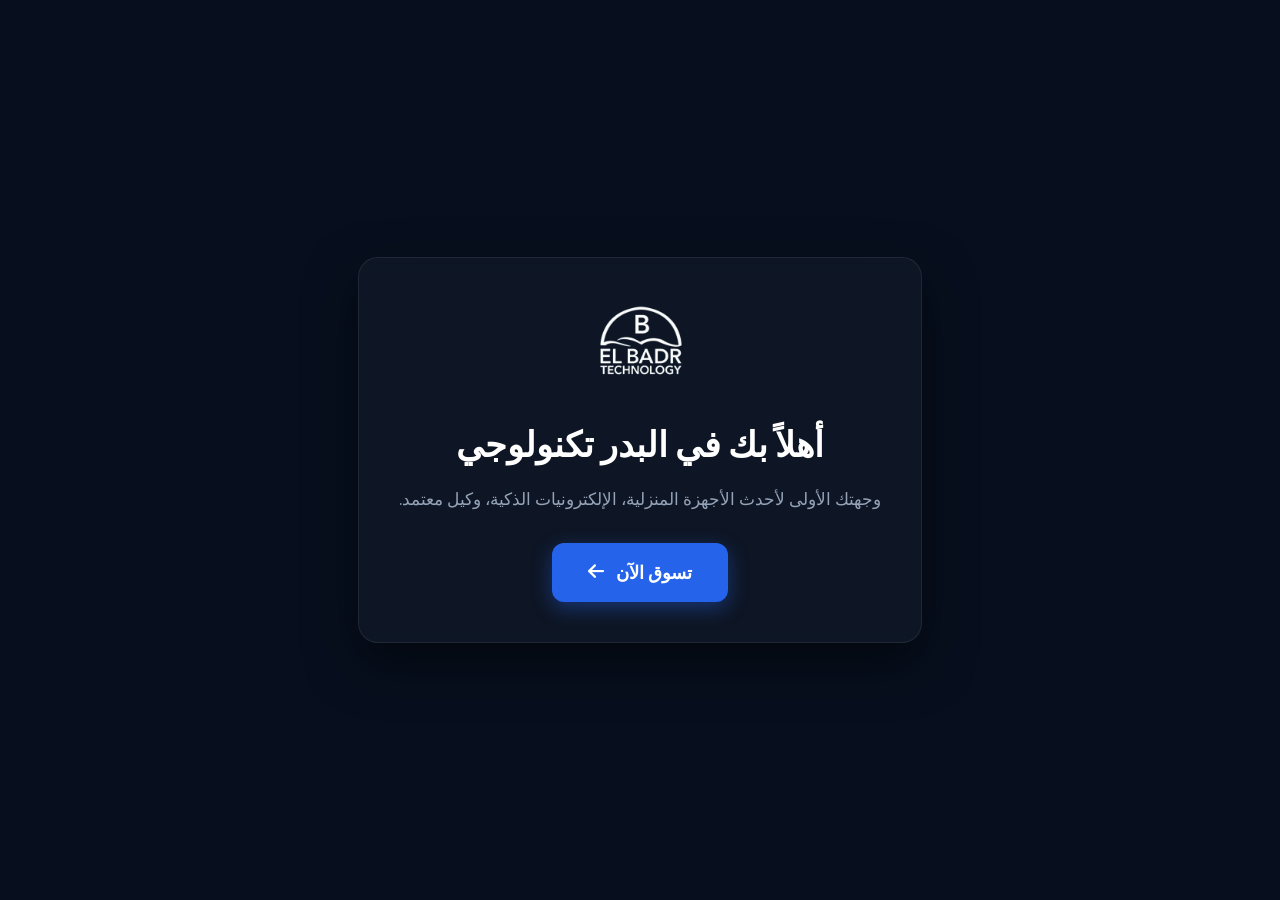
<file: index.html>
<!DOCTYPE html>
<html lang="ar" dir="rtl">
<head>
    <meta charset="UTF-8">
    <meta name="viewport" content="width=device-width, initial-scale=1.0">
    <title>البدر للتكنولوجيا - Elbadr Technology</title>
    <link rel="stylesheet" href="https://cdnjs.cloudflare.com/ajax/libs/font-awesome/6.4.0/css/all.min.css">
    <link href="https://fonts.googleapis.com/css2?family=Poppins:wght@300;400;500;600;700&display=swap" rel="stylesheet">
    <link rel="icon" href="home/elbadr LOGO.jpg">
    <style>
        * {
            margin: 0;
            padding: 0;
            box-sizing: border-box;
            font-family: 'Poppins', sans-serif;
        }
        body {
            background-color: #070f1e;
            color: #ffffff;
            display: flex;
            justify-content: center;
            align-items: center;
            min-height: 100vh;
            text-align: center;
            padding: 20px;
        }
        .welcome-container {
            max-width: 600px;
            padding: 40px;
            background: rgba(255, 255, 255, 0.03);
            border: 1px solid rgba(255, 255, 255, 0.08);
            border-radius: 20px;
            backdrop-filter: blur(10px);
            box-shadow: 0 20px 50px rgba(0, 0, 0, 0.5);
        }
        .logo {
            width: 100px;
            height: auto;
            margin-bottom: 20px;
            border-radius: 10px;
        }
        h1 {
            font-size: 2.2rem;
            margin-bottom: 15px;
            color: #ffffff;
            font-weight: 700;
        }
        p {
            color: #94a3b8;
            font-size: 1.05rem;
            margin-bottom: 30px;
            line-height: 1.6;
        }
        .shop-btn {
            display: inline-flex;
            align-items: center;
            gap: 12px;
            padding: 16px 36px;
            background-color: #2563eb;
            color: #ffffff;
            text-decoration: none;
            font-size: 1.15rem;
            font-weight: 600;
            border-radius: 12px;
            box-shadow: 0 6px 20px rgba(37, 99, 235, 0.4);
            transition: all 0.3s ease;
        }
        .shop-btn:hover {
            background-color: #1d4ed8;
            transform: translateY(-3px) scale(1.03);
            box-shadow: 0 10px 25px rgba(37, 99, 235, 0.6);
        }
        .shop-btn i {
            transition: transform 0.3s ease;
        }
        .shop-btn:hover i {
            transform: translateX(-5px);
        }
    </style>
</head>
<body>

    <div class="welcome-container">
        <!-- تم تعديل مسار اللوجو ليدخل جوه مجلد home -->
        <img src="home/elbadr LOGO.jpg" alt="Elbadr Logo" class="logo">
        <h1>أهلاً بك في البدر تكنولوجي</h1>
        <p>وجهتك الأولى لأحدث الأجهزة المنزلية، الإلكترونيات الذكية، وكيل معتمد.</p>
        <!-- تم تعديل اللينك ليدخل جوه مجلد home ويفتح home.html -->
        <a href="home/home.html" class="shop-btn">
            <span>تسوق الآن</span>
            <i class="fas fa-arrow-left"></i>
        </a>
    </div>

</body>
</html>
</file>
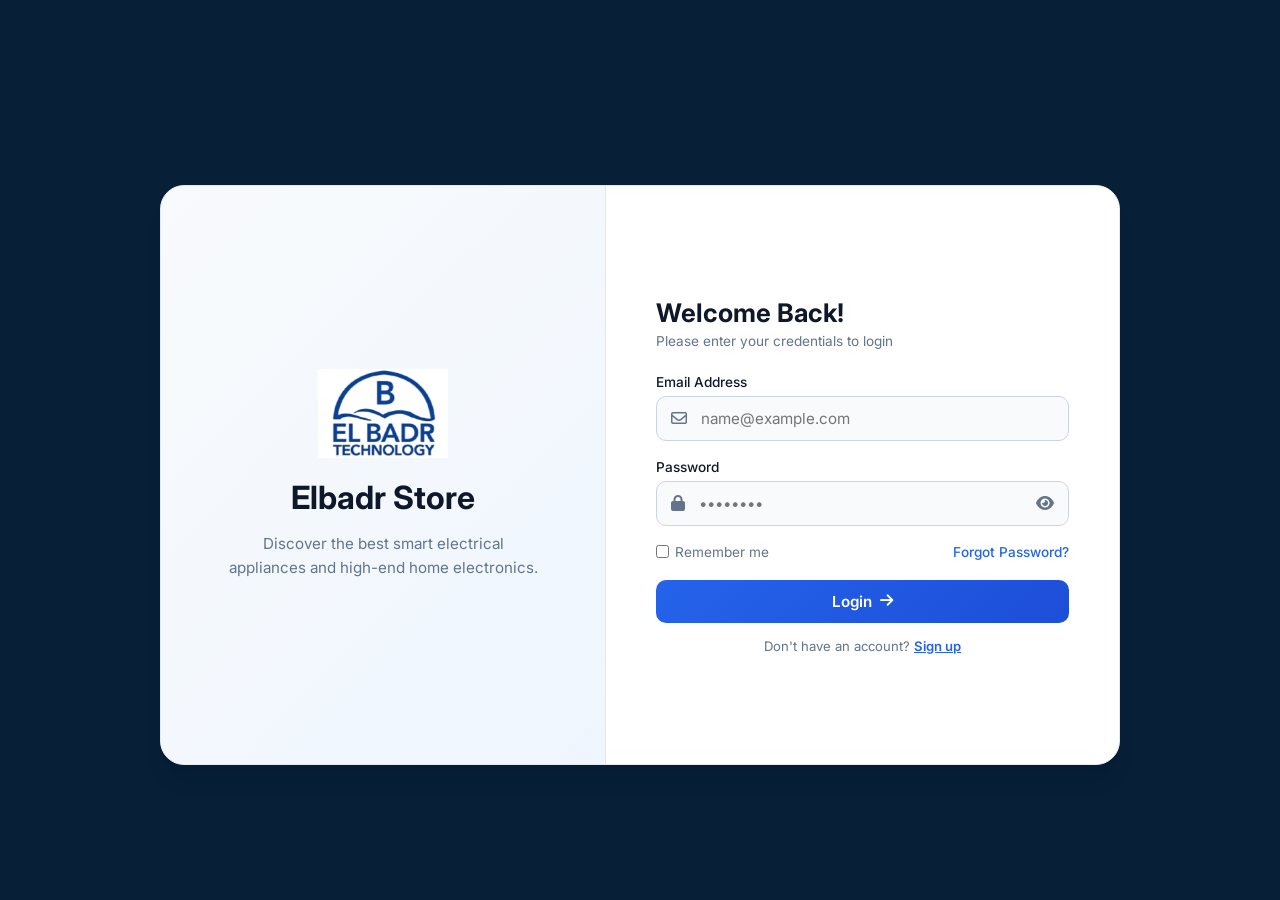
<file: account/account.html>
<!DOCTYPE html>
<html lang="en">

<head>
    <meta charset="UTF-8">
    <meta name="viewport" content="width=device-width, initial-scale=1.0">
    <title>My Account - Elbadr Technology</title>
    <link rel="stylesheet" href="account.css">
    <link rel="stylesheet" href="https://cdnjs.cloudflare.com/ajax/libs/font-awesome/6.4.0/css/all.min.css">
    <link href="https://fonts.googleapis.com/css2?family=Poppins:wght@300;400;500;600;700&display=swap"
        rel="stylesheet">
    <link rel="icon" href="elbadr LOGO.jpg">
</head>

<body>
    <!-- الهيدر العلوي -->
    <header class="site-header">
        <div class="header-container">
            <!-- اللوجو -->
            <div class="header-brand">
                <a href="../home/home.html" class="logo-link">
                    <img src="elbadr LOGO.jpg" alt="Elbadr Tech Logo" class="brand-logo-img"
                        onerror="this.style.display='none'; document.getElementById('fallback-logo-text').style.display='block';">
                    <span id="fallback-logo-text" class="logo-text" style="display: none;">Elbadr Tech</span>
                </a>
            </div>

            <!-- خيارات الهيدر -->
            <nav class="header-nav">
                <ul>
                    <li><a href="../home/home.html"><i class="fas fa-home"></i> Home</a></li>
                    <li><a href="../product/product.html"><i class="fas fa-shopping-bag"></i> Products</a></li>
                    <li><a href="#footerr"><i class="fas fa-headset"></i> Contact Us</a></li>
                </ul>
            </nav>

            <!-- زر تسجيل الخروج -->
            <div class="header-actions">
                <a href="#" onclick="logoutUser()" class="header-logout-btn"><i class="fas fa-sign-out-alt"></i>
                    Logout</a>
            </div>
        </div>
    </header>

    <!-- محتوى الصفحة الرئيسي -->
    <div class="account-container">
        <!-- الكارت الرئيسي للبيانات -->
        <section class="account-card-modern">

            <!-- وضع العرض (Display Mode) -->
            <div id="display-mode">
                <div class="account-header-center">
                    <div class="user-avatar-wrapper" id="avatar-container">
                        <i class="fas fa-user-circle" id="default-avatar-icon"></i>
                        <img id="account-image-display" src="" alt="Account Picture" style="display: none;">
                    </div>
                    <h2 id="user-name">Loading...</h2>
                    <span class="account-role-badge">Elbadr Tech Customer</span>
                </div>

                <!-- قائمة البيانات كبطاقات منفصلة -->
                <div class="info-cards-list">
                    <div class="info-card-item">
                        <div class="icon-box"><i class="fas fa-phone"></i></div>
                        <div class="info-content">
                            <span class="info-label">PHONE</span>
                            <span class="info-value" id="user-phone">--</span>
                        </div>
                    </div>

                    <div class="info-card-item">
                        <div class="icon-box"><i class="fas fa-envelope"></i></div>
                        <div class="info-content">
                            <span class="info-label">EMAIL</span>
                            <span class="info-value" id="user-email">--</span>
                        </div>
                    </div>
                </div>

                <!-- أزرار التحكم -->
                <div class="account-actions">
                    <button onclick="enableEdit()" class="btn-primary-custom">
                        <i class="fas fa-edit"></i> Edit Account
                    </button>
                    <button onclick="showDeleteModal()" class="btn-danger-custom">
                        <i class="fas fa-trash-alt"></i> Delete Account
                    </button>
                </div>
            </div>

            <!-- وضع التعديل (Edit Mode) -->
            <div id="edit-mode" style="display: none;">
                <h3 class="edit-title">Edit Account</h3>

                <div class="input-group">
                    <label>Account Picture <small>(Optional)</small></label>
                    <input type="file" id="edit-image" accept="image/*" class="custom-input">
                </div>

                <div class="input-group">
                    <label>Full Name</label>
                    <input type="text" id="edit-name" placeholder="Full Name" class="custom-input">
                </div>

                <div class="input-group">
                    <label>Email <small>(Cannot be changed)</small></label>
                    <div class="static-email-box"><i class="fas fa-envelope"></i> <span
                            id="edit-email-display">--</span></div>
                </div>

                <div class="input-group">
                    <label>Phone Number</label>
                    <input type="tel" id="edit-phone" placeholder="Phone Number" class="custom-input">
                </div>

                <div class="account-actions">
                    <button onclick="saveAccount()" class="btn-primary-custom" id="save-account-btn">Save
                        Changes</button>
                    <button onclick="cancelEdit()" class="btn-outline-custom">Cancel</button>
                </div>
            </div>
        </section>
    </div>

    <!-- نافذة تأكيد حذف الحساب -->
    <div id="delete-modal" class="modal-overlay" style="display: none;">
        <div class="modal-box">
            <i class="fas fa-exclamation-triangle warning-icon"></i>
            <h3>Delete Account</h3>
            <p>Warning: This action cannot be undone. Please enter your password to confirm account deletion.</p>

            <input type="password" id="delete-password" placeholder="Enter your password" class="custom-input"
                style="margin-bottom: 20px;">

            <div style="display: flex; gap: 10px;">
                <button onclick="confirmDeleteAccount()" id="confirm-delete-btn" class="btn-danger-custom"
                    style="flex: 1;">Delete</button>
                <button onclick="hideDeleteModal()" class="btn-outline-custom" style="flex: 1;">Cancel</button>
            </div>
        </div>
    </div>

    <!-- الفوتر الموحد -->
    <footer class="site-footer" id="footerr">
        <div class="footer-container">
            <div class="footer-row">

                <div class="footer-col">
                    <h4>تواصل معنا</h4>
                    <div class="contact-info">
                        <p><i class="fas fa-phone-alt"></i> 01019072072</p>
                        <p><i class="fas fa-phone-alt"></i> 01019116940</p>
                    </div>
                    <div class="social-links">
                        <a href="https://www.facebook.com/share/17YwGuaNRB/" target="_blank" title="Facebook"><i
                                class="fab fa-facebook-f"></i></a>
                        <a href="https://maps.app.goo.gl/gqDSd7Xd1zEnEYT67" target="_blank" title="Google Maps"><i
                                class="fas fa-location-dot"></i></a>
                    </div>
                </div>

                <div class="footer-col">
                    <h4>الدعم والمساعدة</h4>
                    <ul>
                        <p class="issue-text">واجهتك مشكلة؟</p>
                        <a href="https://www.facebook.com/share/17YwGuaNRB/" target="_blank" class="contact-link">اتصل
                            بنا <i class="fas fa-arrow-left"></i></a>
                    </ul>
                </div>

            </div>

            <hr class="footer-divider">

            <div class="footer-bottom">
                <p>&copy; 2026 Elbadr Technology. All Rights Reserved.</p>
            </div>
        </div>
    </footer>

    <script src="account.js"></script>
</body>

</html>
</file>
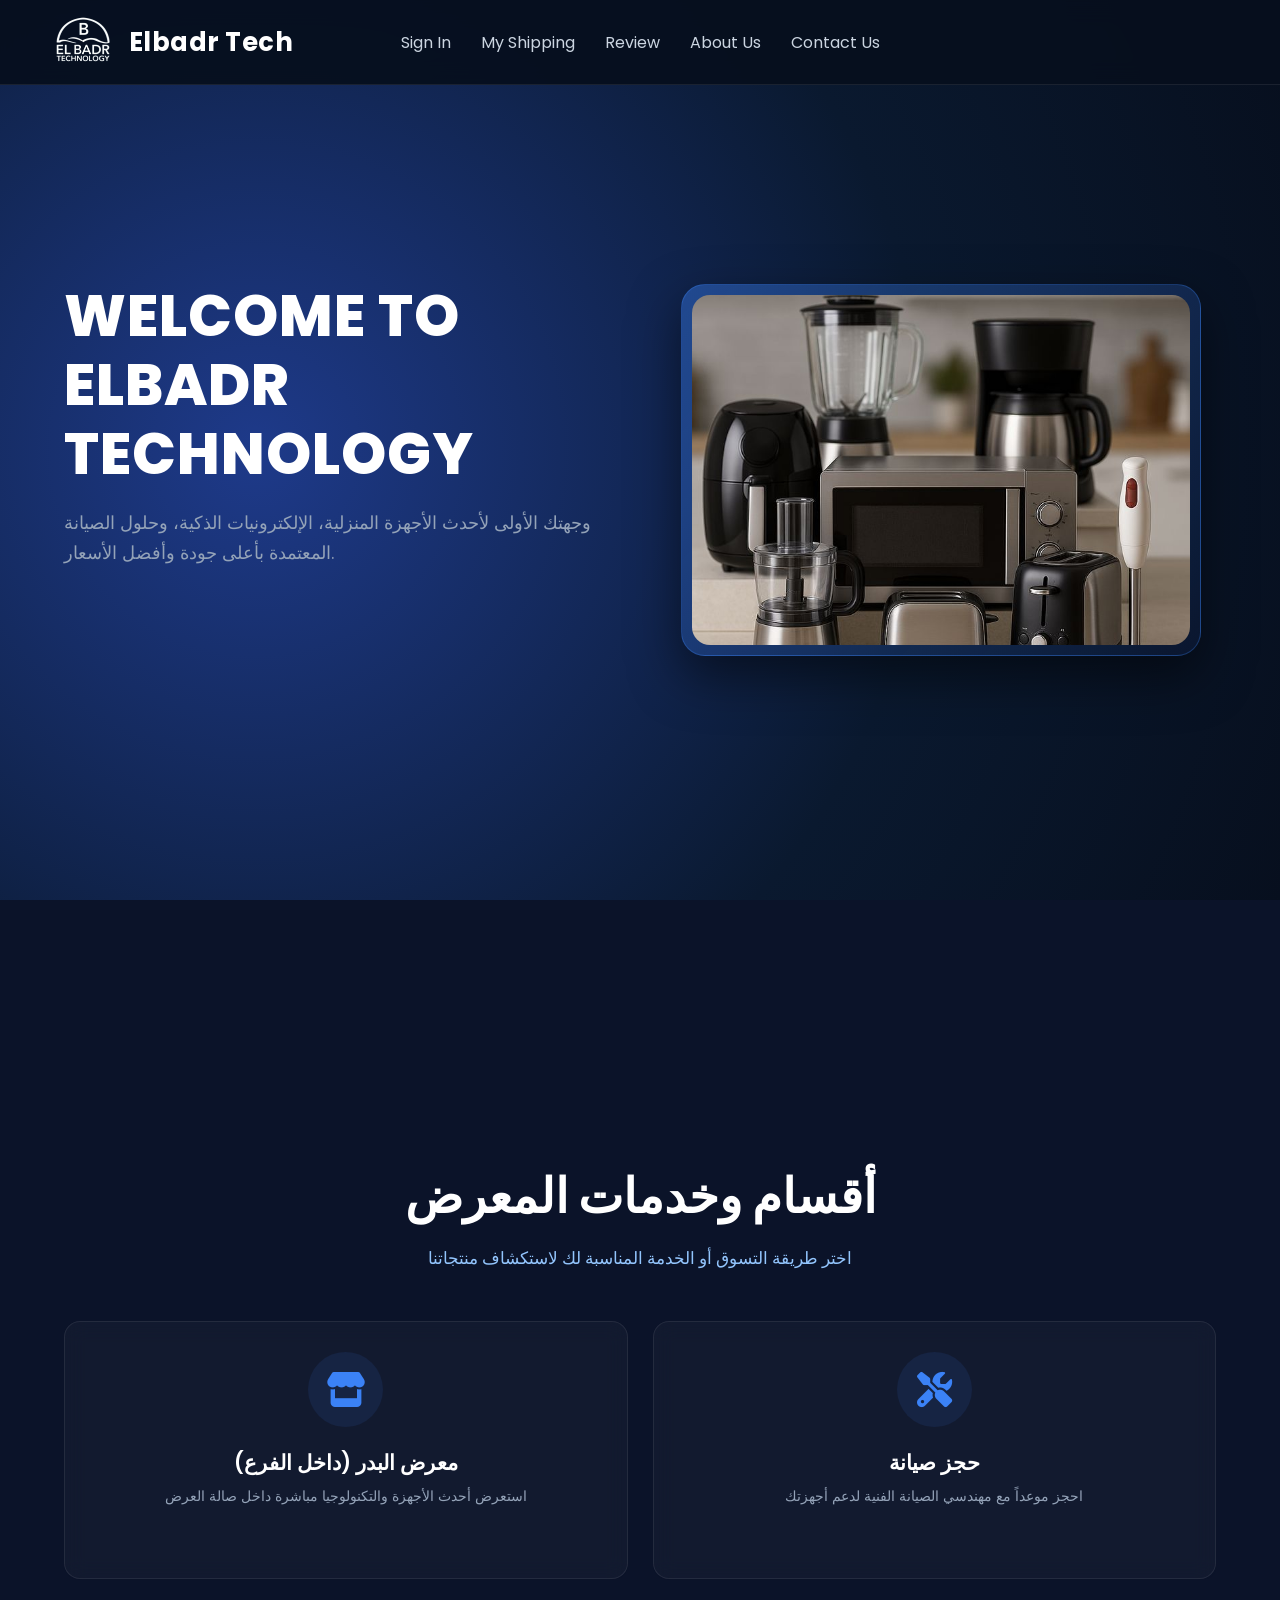
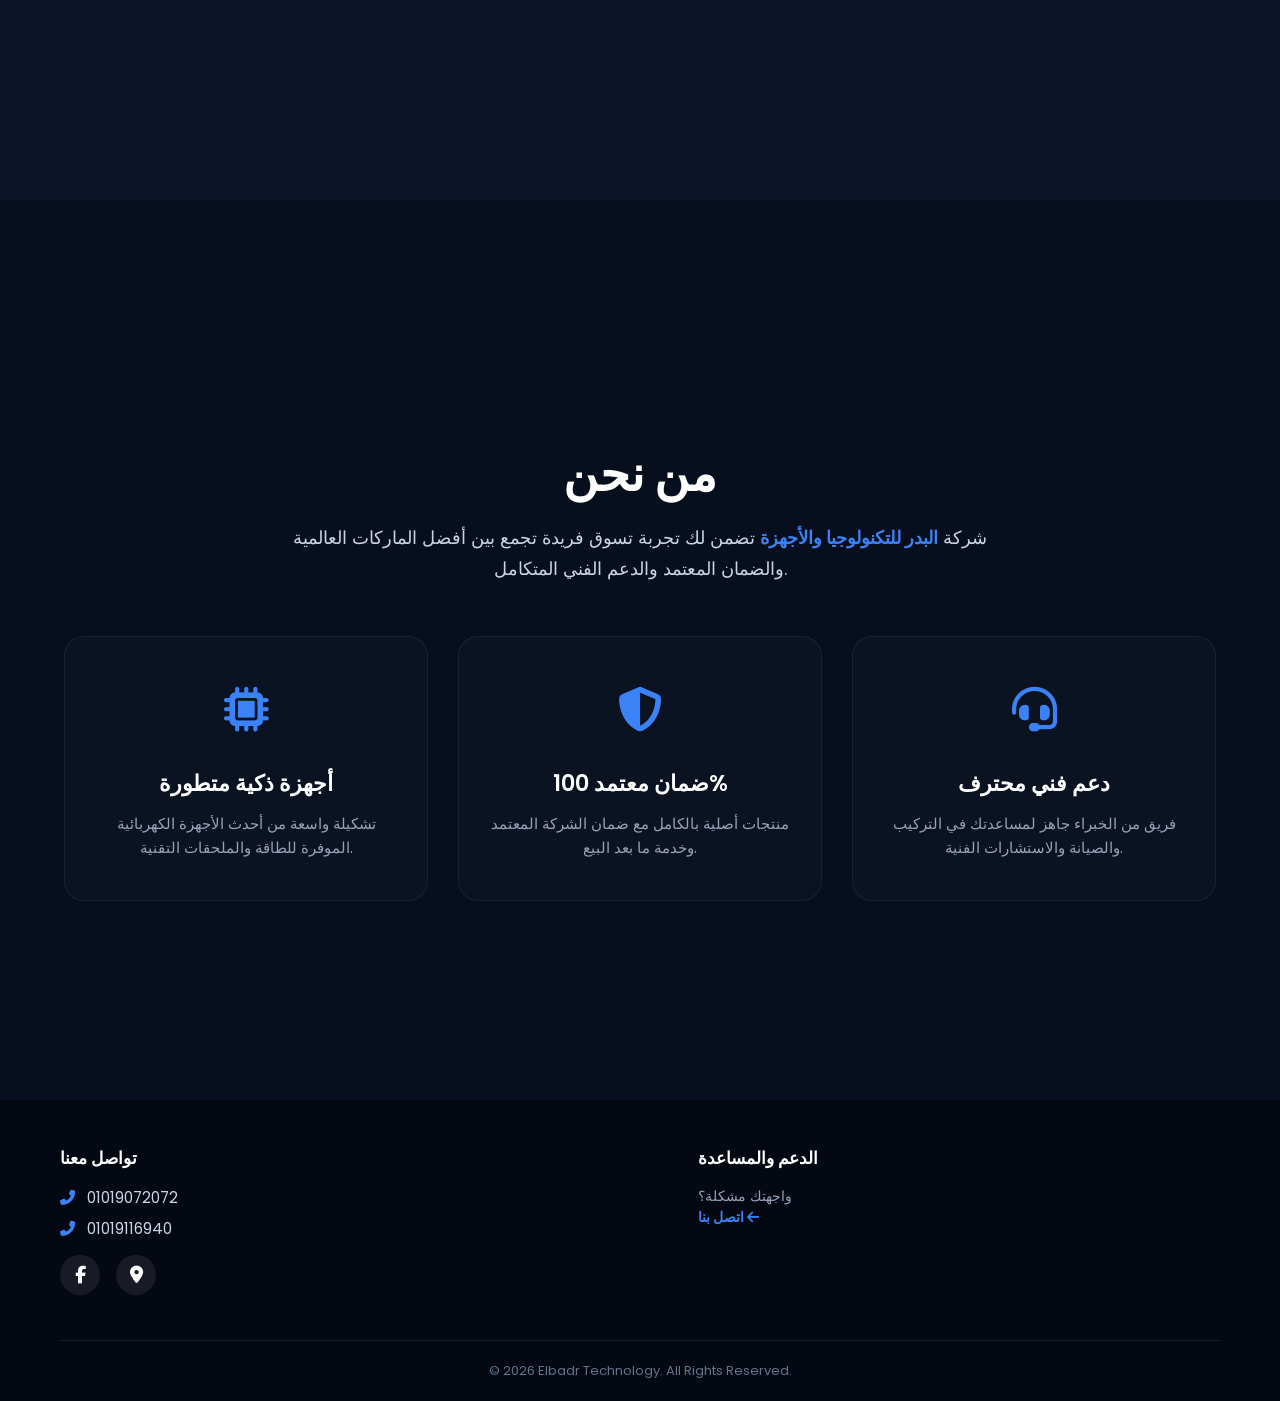
<file: home/home.html>
<!DOCTYPE html>
<html lang="en">

<head>
    <title>Elbadr Technology</title>
    <meta charset="UTF-8">
    <meta name="viewport" content="width=device-width, initial-scale=1.0">

    <link rel="stylesheet" href="homecss.css">
    <link rel="stylesheet" href="https://cdnjs.cloudflare.com/ajax/libs/font-awesome/6.4.0/css/all.min.css">
    <link href="https://fonts.googleapis.com/css2?family=Poppins:wght@300;400;500;600;700&display=swap"
        rel="stylesheet">
    <link rel="icon" href="elbadr LOGO.jpg">
</head>

<body>

    <div class="navbar">
        <a href="../home/home.html" class="logo-container">
            <img src="elbadr LOGO.jpg" alt="Elbadr Logo" class="brand-logo">
            <span class="logo-text">Elbadr Tech</span>
        </a>

        <div class="menu-toggle" onclick="toggleMenu()">
            <i class="fas fa-bars"></i>
        </div>

        <nav class="navig">
            <ul id="nav-links">
                <li><a href="../login/login.html">sign in</a></li>
                <li><a href="../tracking/tracking.html">my shipping</a></li>
                <li><a href="../review/review.html">review</a></li>
                <li><a href="#about-us">about us</a></li>
                <li><a href="#footerr">contact us</a></li>
            </ul>
        </nav>
    </div>

    <!-- Hero Section -->
    <section class="main">
        <div class="vertical-sections">
            <section class="hero-section hero-1">
                <div class="hero-split-container">
                    <div class="hero-text-content">
                        <h2 class="typewriter-text">
                            ELBADR TECHNOLOGY
                        </h2>
                        <p class="hero-subtitle-desc">
                            وجهتك الأولى لأحدث الأجهزة المنزلية، الإلكترونيات الذكية، وحلول الصيانة المعتمدة بأعلى جودة
                            وأفضل الأسعار.
                        </p>
                        <button class="animated-button" onclick="window.location.href='../product/product.html'">
                            تسوق الان
                        </button>
                    </div>
                    <div class="hero-image-content">
                        <div class="showcase-card-glow">
                            <img src="Home Appliances.jpg" alt="Elbadr Showroom Appliances" class="showcase-img">
                        </div>
                    </div>
                </div>
            </section>
        </div>
    </section>

    <section class="hero-section hero-2" id="options">
        <div class="options-container">
            <div class="options-header">
                <h2 class="section-title">أقسام وخدمات المعرض</h2>
                <p class="section-subtitle">اختر طريقة التسوق أو الخدمة المناسبة لك لاستكشاف منتجاتنا</p>
            </div>

            <div class="dining-grid">
                <div onclick="selectDiningMode('dine_in')" class="dining-card">
                    <div class="d-icon"><i class="fas fa-store"></i></div>
                    <div class="card-content">
                        <h4>معرض البدر (داخل الفرع)</h4>
                        <p>استعرض أحدث الأجهزة والتكنولوجيا مباشرة داخل صالة العرض</p>
                    </div>
                    <div class="arrow-icon"><i class="fas fa-arrow-left"></i></div>
                </div>

                <div onclick="selectDiningMode('reservation')" class="dining-card">
                    <div class="d-icon"><i class="fas fa-tools"></i></div>
                    <div class="card-content">
                        <h4>حجز صيانة</h4>
                        <p>احجز موعداً مع مهندسي الصيانة الفنية لدعم أجهزتك</p>
                    </div>
                    <div class="arrow-icon"><i class="fas fa-arrow-left"></i></div>
                </div>
            </div>
        </div>
    </section>

    <section class="hero-section hero-3" id="about-us">
        <div class="about-container">
            <div class="about-header">
                <h2 class="section-title">من نحن</h2>
                <p class="about-intro">
                    شركة <span class="highlight">البدر للتكنولوجيا والأجهزة</span> تضمن لك تجربة تسوق فريدة تجمع بين
                    أفضل الماركات العالمية والضمان المعتمد والدعم الفني المتكامل.
                </p>
            </div>

            <div class="features-grid">
                <div class="feature-card">
                    <div class="f-icon"><i class="fas fa-microchip"></i></div>
                    <h3>أجهزة ذكية متطورة</h3>
                    <p>تشكيلة واسعة من أحدث الأجهزة الكهربائية الموفرة للطاقة والملحقات التقنية.</p>
                </div>

                <div class="feature-card">
                    <div class="f-icon"><i class="fas fa-shield-alt"></i></div>
                    <h3>ضمان معتمد 100%</h3>
                    <p>منتجات أصلية بالكامل مع ضمان الشركة المعتمد وخدمة ما بعد البيع.</p>
                </div>

                <div class="feature-card">
                    <div class="f-icon"><i class="fas fa-headset"></i></div>
                    <h3>دعم فني محترف</h3>
                    <p>فريق من الخبراء جاهز لمساعدتك في التركيب والصيانة والاستشارات الفنية.</p>
                </div>
            </div>
        </div>
    </section>

    <footer class="site-footer" id="footerr">
        <div class="footer-container">
            <div class="footer-row">

                <div class="footer-col">
                    <h4>تواصل معنا</h4>
                    <div class="contact-info">
                        <p><i class="fas fa-phone-alt"></i> 01019072072</p>
                        <p><i class="fas fa-phone-alt"></i> 01019116940</p>
                    </div>
                    <div class="social-links">
                        <a href="https://www.facebook.com/share/17YwGuaNRB/" target="_blank" title="Facebook"><i
                                class="fab fa-facebook-f"></i></a>
                        <a href="https://maps.app.goo.gl/gqDSd7Xd1zEnEYT67" target="_blank" title="Google Maps"><i
                                class="fas fa-location-dot"></i></a>
                    </div>
                </div>

                <div class="footer-col">
                    <h4>الدعم والمساعدة</h4>
                    <ul>
                        <p class="issue-text">واجهتك مشكلة؟</p>
                        <a href="https://www.facebook.com/share/17YwGuaNRB/" target="_blank" class="contact-link">اتصل
                            بنا <i class="fas fa-arrow-left"></i></a>
                    </ul>
                </div>

            </div>

            <hr class="footer-divider">

            <div class="footer-bottom">
                <p>&copy; 2026 Elbadr Technology. All Rights Reserved.</p>
            </div>
        </div>
    </footer>

    <script src="home.js"></script>
</body>

</html>
</file>
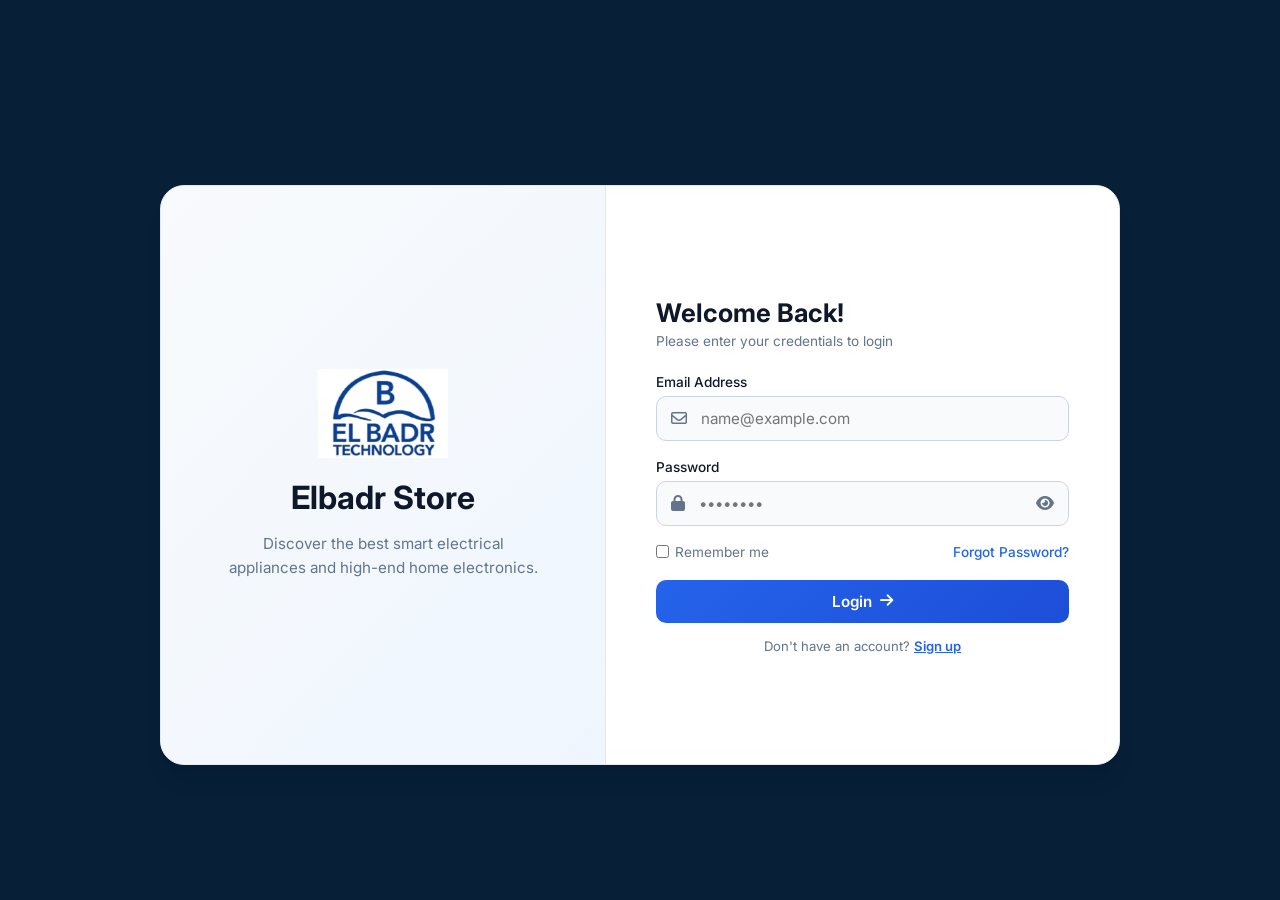
<file: login/login.html>
<!DOCTYPE html>
<html lang="en">

<head>
    <meta charset="UTF-8">
    <meta name="viewport" content="width=device-width, initial-scale=1.0">
    <title>Elbadr - Electrical Appliances Authentication</title>
    <link rel="stylesheet" href="login.css">
    <link href="https://fonts.googleapis.com/css2?family=Inter:wght@400;500;600;700;800&display=swap" rel="stylesheet">
    <link rel="stylesheet" href="https://cdnjs.cloudflare.com/ajax/libs/font-awesome/6.0.0/css/all.min.css">
    <link rel="icon" href="elbadr LOGO.jpg">
</head>

<body>

    <div class="container" id="container">

        <!-- اللوحة الجانبية مع اللوجو -->
        <div class="brand-panel">
            <img src="elbadr LOGO.jpg" alt="Elbadr Logo" class="brand-logo-img">
            <h2>Elbadr Store</h2>
            <p>Discover the best smart electrical appliances and high-end home electronics.</p>
        </div>

        <!-- لوحة النماذج (تسجيل الدخول / إنشاء حساب) -->
        <div class="forms-panel">

            <!-- نموذج تسجيل الدخول -->
            <div class="form-container active" id="loginFormContainer">
                <div class="form-header">
                    <h3>Welcome Back!</h3>
                    <p>Please enter your credentials to login</p>
                </div>

                <form id="loginForm">
                    <div class="input-group">
                        <label>Email Address</label>
                        <div class="input-wrapper">
                            <i class="fa-regular fa-envelope"></i>
                            <input type="email" id="loginUsername" placeholder="name@example.com" required>
                        </div>
                    </div>

                    <div class="input-group">
                        <label>Password</label>
                        <div class="input-wrapper">
                            <i class="fa-solid fa-lock"></i>
                            <input type="password" id="loginPassword" placeholder="••••••••" required>
                            <i class="fa-solid fa-eye toggle-password" id="toggleLoginPassword"></i>
                        </div>
                    </div>

                    <div class="form-actions">
                        <label class="remember-me">
                            <input type="checkbox"> Remember me
                        </label>
                        <a href="#" class="forgot-pass">Forgot Password?</a>
                    </div>

                    <div class="buttons-group">
                        <button type="submit" class="btn-login">Login <i class="fa-solid fa-arrow-right"></i></button>
                    </div>
                </form>

                <p class="footer-copy">Don't have an account? <span class="switch-auth" id="showSignup">Sign up</span>
                </p>
            </div>

            <!-- نموذج إنشاء حساب جديد -->
            <div class="form-container" id="signupFormContainer">
                <div class="form-header">
                    <h3>Create Account</h3>
                    <p>Join us and explore premium electrical appliances</p>
                </div>

                <form id="signupForm">
                    <div class="input-group">
                        <label>Full Name</label>
                        <div class="input-wrapper">
                            <i class="fa-solid fa-signature"></i>
                            <input type="text" id="signupName" placeholder="Full name" required>
                        </div>
                    </div>

                    <div class="input-group">
                        <label>Email Address</label>
                        <div class="input-wrapper">
                            <i class="fa-regular fa-envelope"></i>
                            <input type="email" id="signupEmail" placeholder="name@example.com" required>
                        </div>
                    </div>

                    <div class="input-group">
                        <label>Phone Number</label>
                        <div class="input-wrapper">
                            <i class="fa fa-phone"></i>
                            <input type="tel" id="signupPhone" placeholder="Phone number" required>
                        </div>
                    </div>

                    <div class="input-group">
                        <label>Password</label>
                        <div class="input-wrapper">
                            <i class="fa-solid fa-lock"></i>
                            <input type="password" id="signupPassword" placeholder="••••••••" required>
                            <i class="fa-solid fa-eye toggle-password" id="toggleSignupPassword"></i>
                        </div>
                    </div>

                    <div class="buttons-group">
                        <button type="submit" class="btn-login">Sign up <i class="fa-solid fa-arrow-right"></i></button>
                    </div>
                </form>

                <p class="footer-copy">Already have an account? <span class="switch-auth" id="showLogin">Login</span>
                </p>
            </div>

        </div>
    </div>

    <script>
        // تبديل النماذج بين تسجيل الدخول وإنشاء حساب
        const showSignup = document.getElementById('showSignup');
        const showLogin = document.getElementById('showLogin');
        const loginContainer = document.getElementById('loginFormContainer');
        const signupContainer = document.getElementById('signupFormContainer');

        showSignup.addEventListener('click', () => {
            loginContainer.classList.remove('active');
            signupContainer.classList.add('active');
        });

        showLogin.addEventListener('click', () => {
            signupContainer.classList.remove('active');
            loginContainer.classList.add('active');
        });

        // تشغيل أيقونة العين لإظهار وإخفاء كلمة المرور
        function setupPasswordToggle(toggleId, inputId) {
            const toggleBtn = document.getElementById(toggleId);
            const passwordInput = document.getElementById(inputId);
            if (toggleBtn && passwordInput) {
                toggleBtn.addEventListener('click', () => {
                    const type = passwordInput.getAttribute('type') === 'password' ? 'text' : 'password';
                    passwordInput.setAttribute('type', type);
                    toggleBtn.classList.toggle('fa-eye');
                    toggleBtn.classList.toggle('fa-eye-slash');
                });
            }
        }

        setupPasswordToggle('toggleLoginPassword', 'loginPassword');
        setupPasswordToggle('toggleSignupPassword', 'signupPassword');
    </script>
    <script src="login.js"></script>
</body>

</html>
</file>
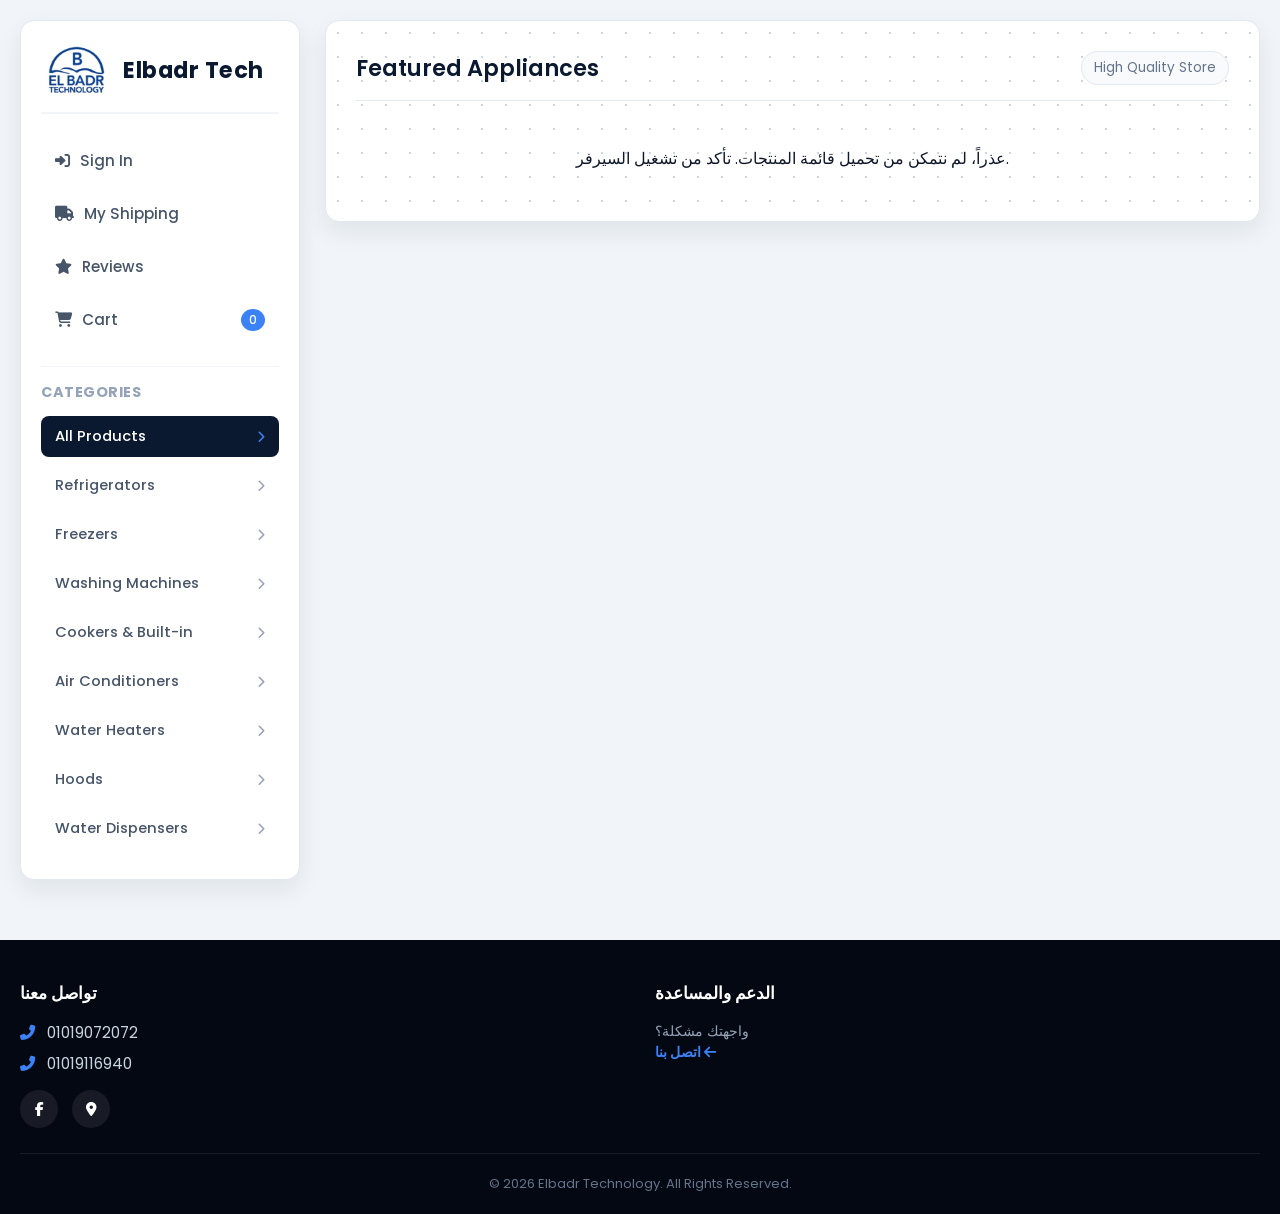
<file: product/product.html>
<!DOCTYPE html>
<html lang="en">

<head>
    <meta charset="UTF-8">
    <meta name="viewport" content="width=device-width, initial-scale=1.0">
    <title>Elbadr Technology - Products</title>
    <link rel="stylesheet" href="https://cdnjs.cloudflare.com/ajax/libs/font-awesome/6.4.0/css/all.min.css">
    <link href="https://fonts.googleapis.com/css2?family=Poppins:wght@300;400;500;600;700&display=swap"
        rel="stylesheet">
    <link rel="stylesheet" href="product.css">
    <link rel="icon" href="elbadr LOGO.jpg">
</head>

<body>

    <!-- شريط الهيدر العلوي للموبايل (يحتوي على الثلاث شرط + اللوجو + السلة فقط) -->
    <div class="mobile-top-bar">
        <button class="mobile-menu-toggle" onclick="toggleMobileMenu()">
            <i class="fa-solid fa-bars"></i>
        </button>
        <a href="../home/home.html" class="mobile-logo">
            <img src="elbadr LOGO.jpg" alt="Elbadr Logo" class="brand-logo">
        </a>
        <button onclick="toggleCart()" class="mobile-cart-btn">
            <i class="fa-solid fa-cart-shopping"></i>
            <span id="mobile-cart-count">0</span>
        </button>
    </div>

    <!-- تخطيط الصفحة الجانبي -->
    <div class="store-layout">

        <!-- الشريط الجانبي (يتحول لقائمة منزلقة في الموبايل) -->
        <aside class="sidebar-panel">
            <button class="mobile-close-sidebar" onclick="toggleMobileMenu()">&times;</button>
            <a href="../home/home.html" class="sidebar-logo">
                <img src="elbadr LOGO.jpg" alt="Elbadr Logo" class="brand-logo">
                <span>Elbadr Tech</span>
            </a>

            <nav class="sidebar-nav">
                <ul class="sidebar-nav-links">
                    <div id="user-nav-links" style="display: flex; flex-direction: column; gap: 10px; width: 100%;">
                    </div>
                    <li>
                        <button onclick="toggleCart()" class="cart-sidebar-btn">
                            <i class="fa-solid fa-cart-shopping"></i> Cart
                            <span id="cart-count">0</span>
                        </button>
                    </li>
                </ul>
            </nav>

            <div class="sidebar-categories" style="max-height: calc(100vh - 220px); overflow-y: auto;">
                <h3 class="categories-title">Categories</h3>
                <button class="tab-btn active" onclick="filterMenu('all')">All Products <i
                        class="fa-solid fa-chevron-right"></i></button>
                <button class="tab-btn" onclick="filterMenu('refrigerators')">Refrigerators <i
                        class="fa-solid fa-chevron-right"></i></button>
                <button class="tab-btn" onclick="filterMenu('freezers')">Freezers <i
                        class="fa-solid fa-chevron-right"></i></button>
                <button class="tab-btn" onclick="filterMenu('washing_machines')">Washing Machines <i
                        class="fa-solid fa-chevron-right"></i></button>
                <button class="tab-btn" onclick="filterMenu('cookers')">Cookers & Built-in <i
                        class="fa-solid fa-chevron-right"></i></button>
                <button class="tab-btn" onclick="filterMenu('air_conditioners')">Air Conditioners <i
                        class="fa-solid fa-chevron-right"></i></button>
                <button class="tab-btn" onclick="filterMenu('water_heaters')">Water Heaters <i
                        class="fa-solid fa-chevron-right"></i></button>
                <button class="tab-btn" onclick="filterMenu('hoods')">Hoods <i
                        class="fa-solid fa-chevron-right"></i></button>
                <button class="tab-btn" onclick="filterMenu('water_dispensers')">Water Dispensers <i
                        class="fa-solid fa-chevron-right"></i></button>
                <button class="tab-btn" onclick="filterMenu('fans')">Fans <i
                        class="fa-solid fa-chevron-right"></i></button>
                <button class="tab-btn" onclick="filterMenu('kitchen_machines')">Kitchen Machines <i
                        class="fa-solid fa-chevron-right"></i></button>
                <button class="tab-btn" onclick="filterMenu('small_appliances')">Small Appliances <i
                        class="fa-solid fa-chevron-right"></i></button>
                <button class="tab-btn" onclick="filterMenu('screens')">Screens & TV <i
                        class="fa-solid fa-chevron-right"></i></button>
                <button class="tab-btn" onclick="filterMenu('microwaves')">Microwaves & Ovens <i
                        class="fa-solid fa-chevron-right"></i></button>
            </div>
        </aside>

        <!-- المحتوى الرئيسي (المنتجات) -->
        <main class="main-content">
            <div class="products-section-wrapper">
                <div class="products-header-row">
                    <h2>Featured Appliances</h2>
                    <span>High Quality Store</span>
                </div>

                <div class="menu-grid" id="menu-grid">
                    <!-- المنتجات تُعرض ديناميكياً هنا -->
                </div>
            </div>
        </main>

    </div>

    <!-- سلة المشتريات الجانبية المنزلقة -->
    <div class="cart-sidebar" id="cart-sidebar">
        <div class="cart-header">
            <h3>Your Cart</h3>
            <button onclick="toggleCart()" class="close-cart">&times;</button>
        </div>

        <div class="cart-items" id="cart-items">
            <p class="empty-msg">Your cart is empty.</p>
        </div>

        <div class="cart-footer">
            <div class="total-row">
                <span>Total:</span>
                <span id="cart-total">E£0.00</span>
            </div>
            <button class="checkout-btn" onclick="proceedToCheckout()">Proceed to Checkout</button>
        </div>
    </div>

    <footer class="site-footer" id="footerr">
        <div class="footer-container">
            <div class="footer-row">
                <div class="footer-col">
                    <h4>تواصل معنا</h4>
                    <div class="contact-info">
                        <p><i class="fas fa-phone-alt"></i> 01019072072</p>
                        <p><i class="fas fa-phone-alt"></i> 01019116940</p>
                    </div>
                    <div class="social-links">
                        <a href="https://www.facebook.com/share/17YwGuaNRB/" target="_blank" title="Facebook"><i
                                class="fab fa-facebook-f"></i></a>
                        <a href="https://maps.app.goo.gl/gqDSd7Xd1zEnEYT67" target="_blank" title="Google Maps"><i
                                class="fas fa-location-dot"></i></a>
                    </div>
                </div>
                <div class="footer-col">
                    <h4>الدعم والمساعدة</h4>
                    <ul>
                        <p class="issue-text">واجهتك مشكلة؟</p>
                        <a href="https://www.facebook.com/share/17YwGuaNRB/" target="_blank" class="contact-link">اتصل
                            بنا <i class="fas fa-arrow-left"></i></a>
                    </ul>
                </div>
            </div>
            <hr class="footer-divider">
            <div class="footer-bottom">
                <p>&copy; 2026 Elbadr Technology. All Rights Reserved.</p>
            </div>
        </div>
    </footer>

    <!-- دالة فتح وإغلاق القائمة الجانبية للموبايل -->
    <script>
        function toggleMobileMenu() {
            const sidebar = document.querySelector('.sidebar-panel');
            sidebar.classList.toggle('mobile-open');
        }
    </script>
    <script src="product.js">// دالة لتحديث عداد السلة في الهيدر العلوي (موبايل وديسكتوب)
        function updateCartCount(newCount) {
            const desktopCount = document.getElementById('cart-count');
            const mobileCount = document.getElementById('mobile-cart-count');

            if (desktopCount) desktopCount.textContent = newCount;
            if (mobileCount) mobileCount.textContent = newCount;
        }

        // إذا كان لديك مصفوفة أو متغير يحسب المنتجات في السلة (مثلاً cartArray):
        // يمكنك استدعاء الدالة هكذا كلما زاد عنصر:
        // updateCartCount(cartArray.length);</script>
</body>

</html>
</file>
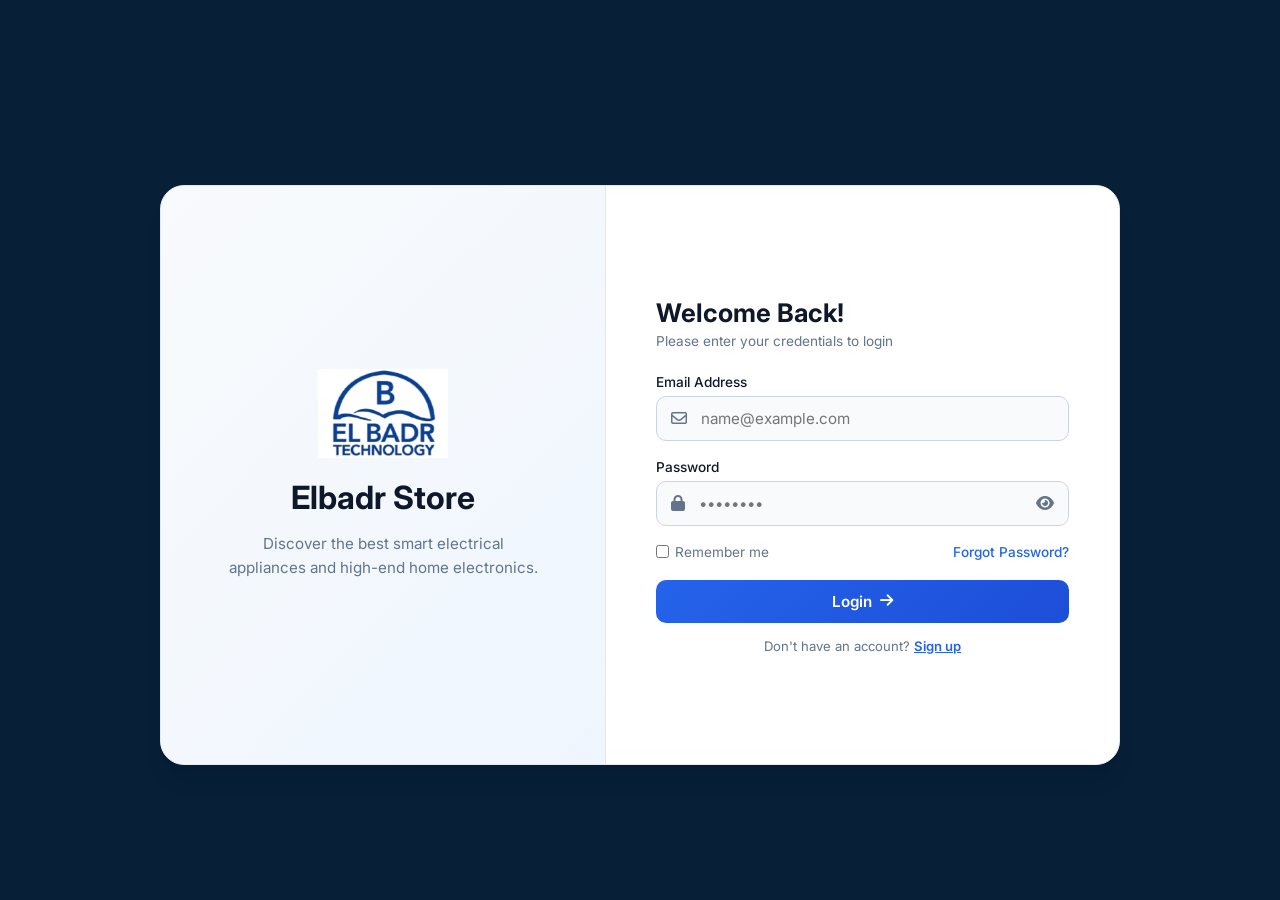
<file: review/review.html>
<!DOCTYPE html>
<html lang="en">

<head>
    <meta charset="UTF-8">
    <meta name="viewport" content="width=device-width, initial-scale=1.0">
    <title>Product Review - Elbadr Technology</title>
    <!-- تم تعديل مسار ملف الـ CSS هنا -->
    <link rel="stylesheet" href="review.css">
    <link rel="stylesheet" href="https://cdnjs.cloudflare.com/ajax/libs/font-awesome/6.4.0/css/all.min.css">
    <link href="https://fonts.googleapis.com/css2?family=Poppins:wght@300;400;500;600;700&display=swap"
        rel="stylesheet">
    <link rel="icon" href="../account/elbadr LOGO.jpg">
</head>

<body>

    <!-- الهيدر الموحد -->
    <header class="site-header">
        <div class="header-container">
            <div class="header-brand">
                <a href="../home/home.html" class="logo-link">
                    <img src="../account/elbadr LOGO.jpg" alt="Elbadr Tech Logo" class="brand-logo-img"
                        onerror="this.style.display='none'; document.getElementById('fallback-logo-text').style.display='block';">
                    <span id="fallback-logo-text" class="logo-text" style="display: none;">Elbadr Tech</span>
                </a>
            </div>

            <nav class="header-nav">
                <ul id="nav-links">
                    <li><a href="../home/home.html"><i class="fas fa-home"></i> Home</a></li>
                    <li><a href="../product/product.html"><i class="fas fa-shopping-bag"></i> Products</a></li>
                    <li><a href="../account/account.html"><i class="fas fa-user"></i> Account</a></li>
                    <li><a href="#footerr"><i class="fas fa-headset"></i> Contact Us</a></li>
                </ul>
            </nav>

            <div class="header-actions">
                <a href="#" onclick="logoutUser(event)" class="header-logout-btn"><i class="fas fa-sign-out-alt"></i>
                    Logout</a>
            </div>
        </div>
    </header>

    <!-- المحتوى الرئيسي -->
    <main class="main-wrapper">
        <div class="store-review-container">

            <div class="store-review-header">
                <div>
                    <h1>Product Review & Rating</h1>
                    <p>Share your experience with your recent appliance purchase</p>
                </div>
                <div class="store-badge">
                    <i class="fa-solid fa-shield-check"></i> Verified Buyer
                </div>
            </div>

            <div class="store-review-body">
                <form id="feedbackForm">

                    <!-- اختيار الجهاز المشترى -->
                    <div class="form-group">
                        <label for="orderSelect">Select Purchased Appliance:</label>
                        <div class="custom-select-box">
                            <select id="orderSelect" required>
                                <option value="" disabled selected>Loading your orders...</option>
                            </select>
                            <i class="fa-solid fa-chevron-down"></i>
                        </div>
                    </div>

                    <!-- التقييم العام -->
                    <div class="rating-row">
                        <div class="rating-info">
                            <h3>Overall Rating</h3>
                            <p>How do you rate the appliance overall?</p>
                        </div>
                        <div class="stars-container">
                            <input type="radio" name="rating" id="star5" value="5" required>
                            <label for="star5">★</label>
                            <input type="radio" name="rating" id="star4" value="4">
                            <label for="star4">★</label>
                            <input type="radio" name="rating" id="star3" value="3">
                            <label for="star3">★</label>
                            <input type="radio" name="rating" id="star2" value="2">
                            <label for="star2">★</label>
                            <input type="radio" name="rating" id="star1" value="1">
                            <label for="star1">★</label>
                        </div>
                    </div>

                    <!-- التقييمات الفرعية -->
                    <div class="sub-ratings-grid">
                        <div class="sub-rating-item">
                            <span>Energy Efficiency (توفير الكهرباء)</span>
                            <div class="mini-stars">
                                <input type="radio" name="sub_energy" id="e5" value="5"><label for="e5">★</label>
                                <input type="radio" name="sub_energy" id="e4" value="4"><label for="e4">★</label>
                                <input type="radio" name="sub_energy" id="e3" value="3"><label for="e3">★</label>
                                <input type="radio" name="sub_energy" id="e2" value="2"><label for="e2">★</label>
                                <input type="radio" name="sub_energy" id="e1" value="1"><label for="e1">★</label>
                            </div>
                        </div>

                        <div class="sub-rating-item">
                            <span>Build Quality (جودة التصنيع)</span>
                            <div class="mini-stars">
                                <input type="radio" name="sub_quality" id="q5" value="5"><label for="q5">★</label>
                                <input type="radio" name="sub_quality" id="q4" value="4"><label for="q4">★</label>
                                <input type="radio" name="sub_quality" id="q3" value="3"><label for="q3">★</label>
                                <input type="radio" name="sub_quality" id="q2" value="2"><label for="q2">★</label>
                                <input type="radio" name="sub_quality" id="q1" value="1"><label for="q1">★</label>
                            </div>
                        </div>
                    </div>

                    <!-- عنوان التقييم -->
                    <div class="form-group">
                        <label for="reviewTitle">Review Title:</label>
                        <input type="text" id="reviewTitle"
                            placeholder="e.g., Excellent cooling, very quiet and efficient!" required>
                    </div>

                    <!-- التفاصيل والتعليق -->
                    <div class="form-group">
                        <label for="commentText">Detailed Review:</label>
                        <textarea id="commentText" rows="4"
                            placeholder="Write about appliance performance, delivery, installation quality, etc..."></textarea>
                    </div>

                    <button type="submit" class="submit-btn" id="submitBtn">
                        <i class="fa-solid fa-paper-plane"></i> Submit Review
                    </button>

                </form>
            </div>

        </div>
    </main>

    <!-- الفوتر الموحد -->
    <footer class="site-footer" id="footerr">
        <div class="footer-container">
            <div class="footer-row">

                <div class="footer-col">
                    <h4>تواصل معنا</h4>
                    <div class="contact-info">
                        <p><i class="fas fa-phone-alt"></i> 01019072072</p>
                        <p><i class="fas fa-phone-alt"></i> 01019116940</p>
                    </div>
                    <div class="social-links">
                        <a href="https://www.facebook.com/share/17YwGuaNRB/" target="_blank" title="Facebook"><i
                                class="fab fa-facebook-f"></i></a>
                        <a href="https://maps.app.goo.gl/gqDSd7Xd1zEnEYT67" target="_blank" title="Google Maps"><i
                                class="fas fa-location-dot"></i></a>
                    </div>
                </div>

                <div class="footer-col">
                    <h4>الدعم والمساعدة</h4>
                    <ul>
                        <p class="issue-text">واجهتك مشكلة؟</p>
                        <a href="https://www.facebook.com/share/17YwGuaNRB/" target="_blank" class="contact-link">اتصل
                            بنا <i class="fas fa-arrow-left"></i></a>
                    </ul>
                </div>

            </div>

            <hr class="footer-divider">

            <div class="footer-bottom">
                <p>&copy; 2026 Elbadr Technology. All Rights Reserved.</p>
            </div>
        </div>
    </footer>

    <!-- تم تعديل مسار ملف الـ JS هنا -->
    <script src="review.js"></script>
</body>

</html>
</file>
<file: account/account.css>
/* ================= VARIABLES & GLOBAL ================= */
:root {
    --primary: #0a192f;
    --secondary: #1e3a8a;
    --accent: #3b82f6;
    --accent-hover: #2563eb;
    --bg-light: #f1f5f9;
    --text-dark: #0f172a;
    --text-light: #ffffff;
    --shadow: 0 10px 25px rgba(10, 25, 47, 0.08);
    --radius: 14px;
}

* {
    margin: 0;
    padding: 0;
    box-sizing: border-box;
    font-family: 'Poppins', sans-serif;
}

body {
    background-color: var(--bg-light);
    color: var(--text-dark);
    display: flex;
    flex-direction: column;
    min-height: 100vh;
}

/* ================= TOP HEADER ================= */
.site-header {
    background-color: var(--primary);
    color: var(--text-light);
    width: 100%;
    position: sticky;
    top: 0;
    z-index: 1000;
    box-shadow: 0 4px 20px rgba(0, 0, 0, 0.1);
    border-bottom: 1px solid rgba(255, 255, 255, 0.05);
}

.header-container {
    max-width: 1450px;
    margin: 0 auto;
    padding: 12px 25px;
    display: flex;
    align-items: center;
    justify-content: space-between;
}

.header-brand .logo-link {
    display: flex;
    align-items: center;
    gap: 12px;
    text-decoration: none;
}

.header-brand .brand-logo-img {
    height: 65px;
        width: auto;
        max-width: 185px;
        object-fit: contain;
        border-radius: 0;
        border: none;
        box-shadow: none;
        transition: transform 0.3s ease;
}

.header-brand .logo-link:hover .brand-logo-img {
    transform: scale(1.05);
}

.header-brand .logo-text {
    color: var(--text-light);
    font-size: 1.4rem;
    font-weight: 700;
    letter-spacing: 0.5px;
}

.header-nav ul {
    list-style: none;
    display: flex;
    align-items: center;
    gap: 30px;
}

.header-nav ul li a {
    color: #94a3b8;
    text-decoration: none;
    font-size: 0.95rem;
    font-weight: 500;
    display: flex;
    align-items: center;
    gap: 8px;
    transition: 0.3s;
}

.header-nav ul li a i {
    color: var(--accent);
}

.header-nav ul li a:hover {
    color: var(--text-light);
}

.header-logout-btn {
    color: #f87171;
    text-decoration: none;
    font-size: 0.95rem;
    font-weight: 500;
    display: flex;
    align-items: center;
    gap: 8px;
    transition: 0.3s;
}

.header-logout-btn:hover {
    color: #fca5a5;
}

/* ================= ACCOUNT CONTAINER ================= */
.account-container {
    max-width: 500px;
    width: 100%;
    margin: 50px auto;
    padding: 0 20px;
    flex: 1;
}

.account-card-modern {
    background: #ffffff;
    border-radius: 24px;
    padding: 35px 30px;
    box-shadow: var(--shadow);
    border: 1px solid #e2e8f0;
}

.account-header-center {
    text-align: center;
    margin-bottom: 30px;
}

.user-avatar-wrapper {
    width: 100px;
    height: 100px;
    border-radius: 50%;
    margin: 0 auto 15px;
    display: flex;
    align-items: center;
    justify-content: center;
    background: #f1f5f9;
    overflow: hidden;
    box-shadow: 0 4px 15px rgba(0, 0, 0, 0.05);
    border: 3px solid #ffffff;
}

.user-avatar-wrapper i {
    font-size: 100px;
    color: #cbd5e1;
}

.user-avatar-wrapper img {
    width: 100%;
    height: 100%;
    object-fit: cover;
}

.account-header-center h2 {
    font-size: 1.4rem;
    color: var(--primary);
    font-weight: 700;
    margin-bottom: 5px;
}

.account-role-badge {
    display: inline-block;
    background: #eff6ff;
    color: var(--accent);
    font-size: 0.75rem;
    padding: 4px 12px;
    border-radius: 20px;
    font-weight: 600;
    letter-spacing: 0.5px;
}

.info-cards-list {
    display: flex;
    flex-direction: column;
    gap: 12px;
    margin-bottom: 30px;
}

.info-card-item {
    background: #f8fafc;
    border-radius: 14px;
    padding: 14px 18px;
    display: flex;
    align-items: center;
    gap: 15px;
    border: 1px solid #f1f5f9;
    transition: 0.2s;
}

.info-card-item:hover {
    border-color: #cbd5e1;
}

.icon-box {
    width: 44px;
    height: 44px;
    background: #eff6ff;
    color: var(--accent);
    border-radius: 12px;
    display: flex;
    align-items: center;
    justify-content: center;
    font-size: 1.1rem;
}

.info-content {
    display: flex;
    flex-direction: column;
}

.info-label {
    font-size: 0.65rem;
    color: #94a3b8;
    font-weight: 600;
    letter-spacing: 0.8px;
    margin-bottom: 2px;
}

.info-value {
    font-size: 0.95rem;
    color: var(--text-dark);
    font-weight: 500;
}

.account-actions {
    display: flex;
    flex-direction: column;
    gap: 10px;
}

.btn-primary-custom {
    background: var(--primary);
    color: #ffffff;
    border: none;
    border-radius: 12px;
    padding: 12px;
    font-weight: 600;
    font-size: 0.95rem;
    cursor: pointer;
    transition: 0.3s;
    text-align: center;
}

.btn-primary-custom:hover {
    background: var(--secondary);
}

.btn-outline-custom {
    background: transparent;
    color: #475569;
    border: 1px solid #cbd5e1;
    border-radius: 12px;
    padding: 12px;
    font-weight: 600;
    font-size: 0.95rem;
    cursor: pointer;
    transition: 0.3s;
    text-align: center;
}

.btn-outline-custom:hover {
    background: #f1f5f9;
}

.btn-danger-custom {
    background: #fee2e2;
    color: #dc2626;
    border: none;
    border-radius: 12px;
    padding: 12px;
    font-weight: 600;
    font-size: 0.95rem;
    cursor: pointer;
    transition: 0.3s;
    text-align: center;
}

.btn-danger-custom:hover {
    background: #fecaca;
}

.edit-title {
    font-size: 1.3rem;
    color: var(--primary);
    margin-bottom: 20px;
    text-align: center;
    font-weight: 600;
}

.input-group {
    margin-bottom: 15px;
    text-align: left;
}

.input-group label {
    display: block;
    font-size: 0.8rem;
    color: #64748b;
    margin-bottom: 6px;
    font-weight: 500;
}

.custom-input {
    width: 100%;
    padding: 12px 15px;
    border-radius: 12px;
    border: 1px solid #cbd5e1;
    background: #f8fafc;
    color: var(--text-dark);
    font-size: 0.95rem;
    outline: none;
    transition: 0.2s;
}

.custom-input:focus {
    border-color: var(--accent);
    background: #ffffff;
}

.static-email-box {
    padding: 12px 15px;
    background: #f1f5f9;
    border-radius: 12px;
    color: #64748b;
    font-size: 0.95rem;
    display: flex;
    align-items: center;
    gap: 10px;
}

.modal-overlay {
    position: fixed;
    top: 0;
    left: 0;
    width: 100%;
    height: 100%;
    background: rgba(10, 25, 47, 0.7);
    z-index: 2000;
    display: flex;
    justify-content: center;
    align-items: center;
    backdrop-filter: blur(4px);
}

.modal-box {
    background: #ffffff;
    padding: 30px;
    border-radius: 24px;
    text-align: center;
    max-width: 400px;
    width: 90%;
    box-shadow: 0 20px 40px rgba(0, 0, 0, 0.1);
}

.warning-icon {
    font-size: 40px;
    color: #dc2626;
    margin-bottom: 15px;
}

.modal-box h3 {
    color: var(--primary);
    margin-bottom: 10px;
    font-size: 1.3rem;
}

.modal-box p {
    color: #64748b;
    margin-bottom: 20px;
    font-size: 0.9rem;
    line-height: 1.5;
}

/* ================= FOOTER ================= */
#footerr.site-footer {
    background-color: #040812;
    color: #94a3b8;
    padding: 40px 0 20px;
    font-size: 14px;
    margin-top: auto;
    direction: ltr;
    text-align: left;
}

#footerr .footer-container {
    max-width: 1450px;
    margin: auto;
    padding: 0 20px;
}

#footerr .footer-row {
    display: flex;
    flex-wrap: wrap;
    justify-content: space-between;
    gap: 30px;
}

#footerr .footer-col {
    flex: 1 1 250px;
}

#footerr .footer-col h4 {
    font-size: 17px;
    color: #ffffff;
    margin-bottom: 15px;
    font-weight: 600;
}

#footerr .contact-info p {
    margin-bottom: 8px;
    color: #cbd5e1;
    font-size: 0.95rem;
}

#footerr .contact-info i {
    color: var(--accent);
    margin-right: 8px;
}

#footerr .social-links {
    margin-top: 15px;
}

#footerr .social-links a {
    display: inline-flex;
    height: 38px;
    width: 38px;
    background-color: rgba(255, 255, 255, 0.08);
    margin-right: 10px;
    align-items: center;
    justify-content: center;
    border-radius: 50%;
    color: #ffffff;
    transition: 0.3s;
    text-decoration: none;
}

#footerr .social-links a:hover {
    background-color: var(--accent-hover);
    transform: translateY(-3px);
    color: #ffffff;
}

#footerr .contact-link {
    color: var(--accent);
    font-weight: 600;
    text-decoration: none;
}

#footerr .contact-link:hover {
    color: #ffffff;
    text-decoration: underline;
}

#footerr .footer-divider {
    border: 0;
    border-top: 1px solid rgba(255, 255, 255, 0.08);
    margin: 25px 0 20px;
}

#footerr .footer-bottom {
    text-align: center;
    color: #64748b;
    font-size: 13px;
}

/* ================= RESPONSIVE ================= */
@media screen and (max-width: 768px) {
    .header-container {
        flex-direction: column;
        gap: 15px;
        text-align: center;
    }

    .header-nav ul {
        gap: 15px;
        flex-wrap: wrap;
        justify-content: center;
    }
}
</file>
<file: home/homecss.css>
* {
    margin: 0;
    padding: 0;
    font-family: 'Poppins', sans-serif;
    box-sizing: border-box;
    scroll-behavior: smooth;
}

body {
    overflow-x: hidden;
    background-color: #070f1e;
    color: #ffffff;
}

/* ================= NAVBAR ================= */
.navbar {
    background-color: rgba(7, 15, 30, 0.95);
    width: 100%;
    position: fixed;
    z-index: 999;
    padding: 12px 50px;
    display: flex;
    align-items: center;
    justify-content: space-between;
    backdrop-filter: blur(12px);
    border-bottom: 1px solid rgba(255, 255, 255, 0.08);
}

.logo-container {
    display: flex;
    align-items: center;
    gap: 14px;
    text-decoration: none;
}

.brand-logo {
    height: 60px;
    width: auto;
    max-width: 180px;
    object-fit: contain;
    border-radius: 0;
    border: none;
    box-shadow: none;
    transition: transform 0.3s ease;
}

.logo-container:hover .brand-logo {
    transform: scale(1.05);
}

.logo-text {
    color: #ffffff;
    font-size: 1.6rem;
    font-weight: 700;
    letter-spacing: 0.5px;
}

/* الروابط في المنتصف */
.navig {
    position: absolute;
    left: 50%;
    transform: translateX(-50%);
}

.navig ul {
    list-style: none;
    display: flex;
    gap: 30px;
}

.navig ul li a {
    color: #cbd5e1;
    text-decoration: none;
    font-size: 1rem;
    position: relative;
    transition: color 0.3s;
    text-transform: capitalize;
}

.navig ul li a::after {
    content: '';
    position: absolute;
    left: 0;
    bottom: -5px;
    width: 100%;
    height: 2px;
    background-color: #3b82f6;
    transform: scaleX(0);
    transition: 0.3s;
}

.navig ul li a:hover {
    color: #3b82f6;
}

.navig ul li a:hover::after {
    transform: scaleX(1);
}

.menu-toggle {
    display: none;
    color: white;
    font-size: 1.8rem;
    cursor: pointer;
}

/* ================= HERO SECTION SPLIT LAYOUT ================= */
.hero-section {
    width: 100%;
    min-height: 100vh;
    display: flex;
    align-items: center;
    justify-content: center;
    padding: 120px 5% 80px;
    background-size: cover;
    background-position: center;
    position: relative;
}

.hero-1 {
    background: radial-gradient(circle at 20% 50%, #1e3a8a 0%, #0a192f 60%, #070f1e 100%);
}

.hero-split-container {
    display: flex;
    align-items: center;
    justify-content: space-between;
    width: 100%;
    max-width: 1250px;
    gap: 50px;
    z-index: 2;
}

.hero-text-content {
    flex: 1;
    text-align: left;
}

.hero-1 h2.typewriter-text {
    font-size: clamp(2.2rem, 4.5vw, 4rem);
    font-weight: 800;
    color: #ffffff;
    line-height: 1.2;
    margin-bottom: 20px;
    letter-spacing: 1px;
}

.hero-subtitle-desc {
    font-size: 1.1rem;
    color: #94a3b8;
    line-height: 1.7;
    margin-bottom: 30px;
    max-width: 550px;
}

.hero-image-content {
    flex: 1;
    display: flex;
    justify-content: center;
    align-items: center;
    width: 100%;
}

.showcase-card-glow {
    position: relative;
    padding: 10px;
    background: linear-gradient(135deg, rgba(59, 130, 246, 0.4), rgba(30, 58, 138, 0.1));
    border-radius: 24px;
    box-shadow: 0 20px 50px rgba(0, 0, 0, 0.5);
    border: 1px solid rgba(59, 130, 246, 0.3);
    width: 100%;
    max-width: 520px;
}

.showcase-img {
    width: 100%;
    height: 350px;
    object-fit: cover;
    border-radius: 18px;
    display: block;
    transition: transform 0.5s ease;
}

.showcase-card-glow:hover .showcase-img {
    transform: scale(1.02);
}

/* ================= BUTTON ================= */
.animated-button {
    padding: 16px 38px;
    font-size: 1.15rem;
    font-weight: 600;
    color: #ffffff;
    background-color: #2563eb;
    border: none;
    border-radius: 12px;
    cursor: pointer;
    box-shadow: 0 6px 20px rgba(37, 99, 235, 0.4);
    transition: all 0.3s ease;
    opacity: 0;
    transform: translateY(20px);
    pointer-events: none;
}

.animated-button:hover {
    background-color: #1d4ed8;
    transform: translateY(-3px) scale(1.03);
    box-shadow: 0 10px 25px rgba(37, 99, 235, 0.6);
}

.animated-button.visible {
    opacity: 1;
    transform: translateY(0);
    pointer-events: auto;
    transition: opacity 0.5s ease-out, transform 0.8s cubic-bezier(0.175, 0.885, 0.32, 1.275);
}

/* ================= OPTIONS / SERVICES SECTION ================= */
.hero-2 {
    background: #0b1329;
}

.options-container {
    width: 100%;
    max-width: 1200px;
    z-index: 2;
}

.options-header {
    text-align: center;
    margin-bottom: 50px;
}

.section-title {
    font-size: clamp(2rem, 4vw, 3rem);
    color: #ffffff;
    margin-bottom: 12px;
    font-weight: 700;
}

.section-subtitle {
    color: #93c5fd;
    font-size: 1.05rem;
}

.dining-grid {
    display: grid;
    grid-template-columns: repeat(auto-fit, minmax(260px, 1fr));
    gap: 25px;
    width: 100%;
}

.dining-card {
    background: rgba(255, 255, 255, 0.03);
    backdrop-filter: blur(10px);
    border: 1px solid rgba(255, 255, 255, 0.08);
    color: #ffffff;
    border-radius: 16px;
    padding: 30px 20px;
    display: flex;
    flex-direction: column;
    align-items: center;
    text-align: center;
    cursor: pointer;
    transition: all 0.3s ease;
}

.dining-card:hover {
    transform: translateY(-8px);
    background: rgba(255, 255, 255, 0.07);
    border-color: #3b82f6;
    box-shadow: 0 15px 35px rgba(0, 0, 0, 0.4);
}

.dining-card .d-icon {
    font-size: 2.2rem;
    color: #3b82f6;
    background: rgba(59, 130, 246, 0.1);
    width: 75px;
    height: 75px;
    border-radius: 50%;
    display: flex;
    align-items: center;
    justify-content: center;
    margin-bottom: 20px;
    transition: 0.3s;
}

.dining-card:hover .d-icon {
    background: #3b82f6;
    color: #ffffff;
    transform: scale(1.1);
}

.dining-card h4 {
    font-size: 1.3rem;
    color: #ffffff;
    margin-bottom: 8px;
    font-weight: 600;
}

.dining-card p {
    font-size: 0.9rem;
    color: #94a3b8;
    line-height: 1.5;
    margin-bottom: 15px;
}

.dining-card .arrow-icon {
    margin-top: auto;
    color: #3b82f6;
    font-size: 1.1rem;
    opacity: 0;
    transform: translateX(10px);
    transition: 0.3s;
}

.dining-card:hover .arrow-icon {
    opacity: 1;
    transform: translateX(0);
}

/* ================= ABOUT US SECTION ================= */
.hero-3 {
    background: #070f1e;
}

.about-container {
    width: 100%;
    max-width: 1200px;
    z-index: 2;
}

.about-header {
    margin-bottom: 50px;
    text-align: center;
}

.about-intro {
    font-size: 1.1rem;
    color: #cbd5e1;
    max-width: 750px;
    margin: 0 auto;
    line-height: 1.8;
}

.about-intro .highlight {
    color: #3b82f6;
    font-weight: bold;
}

.features-grid {
    display: grid;
    grid-template-columns: repeat(auto-fit, minmax(280px, 1fr));
    gap: 30px;
}

.feature-card {
    background: rgba(255, 255, 255, 0.02);
    border: 1px solid rgba(255, 255, 255, 0.06);
    padding: 40px 30px;
    border-radius: 20px;
    text-align: center;
    transition: transform 0.3s ease, border-color 0.3s;
}

.feature-card:hover {
    transform: translateY(-8px);
    border-color: #3b82f6;
    background: rgba(255, 255, 255, 0.04);
}

.feature-card .f-icon {
    font-size: 2.8rem;
    color: #3b82f6;
    margin-bottom: 22px;
}

.feature-card h3 {
    font-size: 1.4rem;
    color: #ffffff;
    margin-bottom: 12px;
    font-weight: 600;
}

.feature-card p {
    font-size: 0.95rem;
    color: #94a3b8;
    line-height: 1.6;
}

/* ================= FOOTER ================= */
.site-footer {
    background-color: #040812;
    color: #94a3b8;
    padding: 45px 0 20px;
    font-size: 14px;
}

.footer-container {
    max-width: 1200px;
    margin: auto;
    padding: 0 20px;
}

.footer-row {
    display: flex;
    flex-wrap: wrap;
    justify-content: space-between;
}

.footer-col {
    width: 45%;
    margin-bottom: 20px;
}

.footer-col h4 {
    font-size: 17px;
    color: #ffffff;
    margin-bottom: 15px;
    font-weight: 600;
}

.contact-info p {
    margin-bottom: 8px;
    color: #cbd5e1;
    font-size: 0.95rem;
}

.contact-info i {
    color: #3b82f6;
    margin-right: 8px;
}

.social-links {
    margin-top: 15px;
}

.social-links a {
    display: inline-flex;
    height: 40px;
    width: 40px;
    background-color: rgba(255, 255, 255, 0.08);
    margin-right: 12px;
    align-items: center;
    justify-content: center;
    border-radius: 50%;
    color: #ffffff;
    transition: 0.3s;
    text-decoration: none;
    font-size: 1.1rem;
}

.social-links a:hover {
    background-color: #2563eb;
    transform: translateY(-3px);
    color: #ffffff;
}

.contact-link {
    color: #3b82f6;
    font-weight: 600;
    text-decoration: none;
}

.contact-link:hover {
    color: #ffffff;
    text-decoration: underline;
}

.footer-divider {
    border: 0;
    border-top: 1px solid rgba(255, 255, 255, 0.08);
    margin: 25px 0 20px;
}

.footer-bottom {
    text-align: center;
    color: #64748b;
    font-size: 13px;
}

/* ================= RESPONSIVE ================= */
@media screen and (max-width: 900px) {
    .navbar {
        padding: 12px 20px;
    }

    .brand-logo {
        height: 48px;
    }

    .menu-toggle {
        display: block;
    }

    .hero-section {
        min-height: auto;
        padding: 110px 5% 60px;
    }

    .hero-split-container {
        flex-direction: column;
        text-align: center;
        gap: 35px;
    }

    .hero-text-content {
        text-align: center;
    }

    .hero-subtitle-desc {
        margin: 0 auto 30px;
    }

    .showcase-img {
        height: 260px;
    }

    .navig {
        position: absolute;
        top: 100%;
        right: 0;
        left: auto;
        transform: none;
        width: 100%;
        background: rgba(7, 15, 30, 0.98);
        border-top: 1px solid rgba(255, 255, 255, 0.08);
        max-height: 0;
        overflow: hidden;
        transition: max-height 0.4s ease;
    }

    .navig.active {
        max-height: 350px;
    }

    .navig ul {
        flex-direction: column;
        align-items: center;
        padding: 20px 0;
        gap: 20px;
    }

    .footer-col {
        width: 100%;
        text-align: center;
        margin-bottom: 25px;
    }
}

@media screen and (max-width: 480px) {
    .hero-1 h2.typewriter-text {
        font-size: 1.8rem;
    }

    .showcase-img {
        height: 210px;
    }

    .dining-grid,
    .features-grid {
        grid-template-columns: 1fr;
    }
}
@media screen and (max-width: 900px) {
    /* ... الكود الموجود لديك ... */

    .footer-col {
        width: 48%;
        /* تجعل قسمي الفوتر بجانب بعضهما بدلاً من 100% */
        text-align: right;
        /* أو left حسب رغبتك في المحاذاة */
        margin-bottom: 20px;
    }
}
@media screen and (max-width: 480px) {

    .dining-grid,
    .features-grid {
        grid-template-columns: repeat(2, 1fr);
        /* تجعلها عمودين بجانب بعضهما في الشاشات الصغيرة جداً */
        gap: 15px;
    }
}
</file>
<file: login/login.css>
:root {
    --primary: #2563eb;
    --primary-hover: #1d4ed8;
    --text-dark: #0f172a;
    --text-gray: #64748b;
    --bg-light: #f8fafc;
    --white: #ffffff;
    --border: #cbd5e1;
    --gradient-bg: linear-gradient(135deg, #2563eb 0%, #1d4ed8 100%);
}

* {
    box-sizing: border-box;
    margin: 0;
    padding: 0;
    font-family: 'Inter', sans-serif;
}

body {
    background: #071f37;
    display: flex;
    justify-content: center;
    align-items: center;
    min-height: 100vh;
    padding: 20px;
}

.navbar {
    background-color: rgba(8, 10, 59, 0.9);
    width: 100%;
    position: fixed;
    top: 0;
    left: 0;
    z-index: 999;
    padding: 15px 50px;
    display: flex;
    align-items: center;
    justify-content: space-between;
    backdrop-filter: blur(10px);
    border-bottom: 1px solid #e2e8f0;
    box-shadow: 0 4px 6px -1px rgba(0, 0, 0, 0.02);
}

.logo {
    text-decoration: none;
    color: #0f172a;
    font-size: 1.8rem;
    font-weight: 700;
    letter-spacing: 0.5px;
    display: flex;
    align-items: center;
    gap: 10px;
}

.navbar-logo-img {
    height: 40px;
    width: auto;
    object-fit: contain;
    border: none;
    border-radius: 0;
    box-shadow: none;
    background: transparent;
}

/* الحاوية الرئيسية بتصميم أبيض نظيف ومنقسم */
.container {
    display: flex;
    background-color: #ffffff;
    border-radius: 24px;
    box-shadow: 0 20px 25px -5px rgba(0, 0, 0, 0.05), 0 10px 10px -5px rgba(0, 0, 0, 0.02);
    width: 100%;
    max-width: 960px;
    min-height: 580px;
    overflow: hidden;
    border: 1px solid #e2e8f0;
    margin-top: 50px;
}

/* اللوحة الجانبية البيضاء الأنيقة مع اللوجو */
.brand-panel {
    flex: 1;
    background: linear-gradient(135deg, #f8fafc 0%, #eff6ff 100%);
    padding: 50px;
    display: flex;
    flex-direction: column;
    justify-content: center;
    align-items: center;
    text-align: center;
    position: relative;
    color: var(--text-dark);
    border-right: 1px solid #e2e8f0;
}

.brand-logo-img {
    max-width: 130px;
    height: auto;
    object-fit: contain;
    border: none;
    border-radius: 0;
    box-shadow: none;
    background: transparent;
    margin-bottom: 20px;
}

.brand-panel h2 {
    font-size: 2rem;
    font-weight: 700;
    margin-bottom: 15px;
    color: var(--text-dark);
}

.brand-panel p {
    color: var(--text-gray);
    font-size: 0.95rem;
    line-height: 1.6;
    max-width: 320px;
}

/* لوحة النماذج */
.forms-panel {
    flex: 1.2;
    padding: 50px;
    display: flex;
    flex-direction: column;
    justify-content: center;
    background: #ffffff;
    position: relative;
}

.form-container {
    display: none;
    width: 100%;
    flex-direction: column;
}

.form-container.active {
    display: flex;
    animation: fadeIn 0.4s ease-in-out;
}

@keyframes fadeIn {
    from {
        opacity: 0;
        transform: translateY(8px);
    }

    to {
        opacity: 1;
        transform: translateY(0);
    }
}

.form-header {
    margin-bottom: 25px;
}

.form-header h3 {
    color: var(--text-dark);
    font-size: 1.6rem;
    font-weight: 700;
    margin-bottom: 5px;
}

.form-header p {
    color: var(--text-gray);
    font-size: 0.85rem;
}

.input-group {
    margin-bottom: 18px;
    width: 100%;
    text-align: left;
}

.input-group label {
    display: block;
    margin-bottom: 6px;
    font-weight: 500;
    color: var(--text-dark);
    font-size: 0.85rem;
}

.input-wrapper {
    position: relative;
    border: 1px solid var(--border);
    border-radius: 10px;
    background: #f8fafc;
    transition: all 0.3s ease;
    display: flex;
    align-items: center;
}

.input-wrapper:focus-within {
    border-color: var(--primary);
    background: #ffffff;
    box-shadow: 0 0 0 3px rgba(37, 99, 235, 0.1);
}

.input-wrapper>i:first-child {
    padding: 0 14px;
    color: #64748b;
    font-size: 1rem;
}

.input-wrapper input {
    width: 100%;
    padding: 12px 14px 12px 0;
    border: none;
    background: transparent;
    font-family: inherit;
    font-size: 0.95rem;
    color: var(--text-dark);
    outline: none;
}

.input-wrapper .toggle-password {
    padding: 0 14px;
    color: #64748b;
    cursor: pointer;
    font-size: 1rem;
    transition: color 0.3s;
}

.input-wrapper .toggle-password:hover {
    color: var(--primary);
}

.form-actions {
    display: flex;
    justify-content: space-between;
    align-items: center;
    margin-bottom: 20px;
    font-size: 0.85rem;
    width: 100%;
}

.remember-me {
    color: var(--text-gray);
    cursor: pointer;
    display: flex;
    align-items: center;
    gap: 6px;
}

.forgot-pass {
    color: var(--primary);
    text-decoration: none;
    font-weight: 500;
}

.buttons-group {
    width: 100%;
    margin-bottom: 15px;
}

.btn-login {
    width: 100%;
    padding: 12px;
    background: var(--gradient-bg);
    color: white;
    border: none;
    border-radius: 10px;
    font-size: 0.95rem;
    font-weight: 600;
    cursor: pointer;
    transition: transform 0.2s, box-shadow 0.2s;
    display: flex;
    justify-content: center;
    align-items: center;
    gap: 8px;
}

.btn-login:hover {
    transform: translateY(-2px);
    box-shadow: 0 8px 20px rgba(37, 99, 235, 0.25);
}

.footer-copy {
    text-align: center;
    color: var(--text-gray);
    font-size: 0.82rem;
}

.switch-auth {
    color: var(--primary);
    font-weight: 600;
    cursor: pointer;
    text-decoration: underline;
}

/* ================= RESPONSIVE ================= */
@media (max-width: 768px) {
    body {
        padding: 12px;
    }

    .navbar {
        padding: 12px 20px;
    }

    .container {
        flex-direction: column;
        max-width: 100%;
        margin-top: 70px;
        border-radius: 18px;
    }

    .brand-panel {
        padding: 30px 20px;
        border-right: none;
        border-bottom: 1px solid #e2e8f0;
    }

    .brand-logo-img {
        max-width: 100px;
        margin-bottom: 12px;
    }

    .brand-panel h2 {
        font-size: 1.6rem;
        margin-bottom: 8px;
    }

    .brand-panel p {
        font-size: 0.9rem;
        max-width: 100%;
    }

    .forms-panel {
        padding: 30px 20px;
    }

    .form-header h3 {
        font-size: 1.4rem;
    }
}

@media (max-width: 480px) {
    body {
        padding: 8px;
    }

    .container {
        margin-top: 60px;
        border-radius: 14px;
    }

    .brand-panel {
        padding: 22px 15px;
    }

    .forms-panel {
        padding: 22px 15px;
    }

    .form-header {
        margin-bottom: 20px;
    }

    .form-header h3 {
        font-size: 1.25rem;
    }

    .input-group {
        margin-bottom: 14px;
    }

    .input-wrapper input {
        font-size: 0.9rem;
        padding: 10px 12px 10px 0;
    }

    .btn-login {
        padding: 11px;
        font-size: 0.9rem;
    }
}
</file>
<file: product/product.css>
/* ================= VARIABLES & GLOBAL ================= */
:root {
    --primary: #0a192f;
    --secondary: #1e3a8a;
    --accent: #3b82f6;
    --accent-hover: #2563eb;
    --bg-light: #f1f5f9;
    --text-dark: #0f172a;
    --text-light: #ffffff;
    --shadow: 0 10px 25px rgba(10, 25, 47, 0.08);
    --radius: 14px;
}

* {
    margin: 0;
    padding: 0;
    box-sizing: border-box;
    font-family: 'Poppins', sans-serif;
    -webkit-tap-highlight-color: transparent;
}

body {
    background-color: var(--bg-light);
    color: var(--text-dark);
    overflow-x: hidden;
    width: 100%;
}

h1,
h2,
h3 {
    font-family: 'Poppins', sans-serif;
    font-weight: 600;
}

/* ================= SIDEBAR & MAIN LAYOUT ================= */
.store-layout {
    max-width: 1450px;
    margin: 0 auto;
    padding: 20px;
    display: grid;
    grid-template-columns: 280px 1fr;
    gap: 25px;
    min-height: 100vh;
    align-items: start;
}

/* الشريط الجانبي الشامل */
.sidebar-panel {
    background: #ffffff;
    border-radius: var(--radius);
    padding: 25px 20px;
    box-shadow: var(--shadow);
    border: 1px solid #e2e8f0;
    position: sticky;
    top: 20px;
    display: flex;
    flex-direction: column;
    gap: 25px;
    height: calc(100vh - 40px);
    overflow-y: auto;
    transition: transform 0.4s ease;
}

/* اللوجو البارز المحدث */
.sidebar-logo {
    text-decoration: none;
    color: var(--primary);
    font-size: 1.4rem;
    font-weight: 700;
    letter-spacing: 0.5px;
    display: flex;
    align-items: center;
    gap: 12px;
    padding-bottom: 18px;
    border-bottom: 2px solid #f1f5f9;
    transition: 0.3s;
}

.sidebar-logo:hover {
    color: var(--secondary);
}

.brand-logo {
    height: 48px;
    width: auto;
    max-width: 160px;
    object-fit: contain;
    border-radius: 0;
    border: none;
    box-shadow: none;
    transition: transform 0.3s ease;
}

.sidebar-logo:hover .brand-logo {
    transform: scale(1.05);
}

.sidebar-nav {
    display: flex;
    flex-direction: column;
    gap: 15px;
}

.sidebar-nav-links {
    list-style: none;
    display: flex;
    flex-direction: column;
    gap: 10px;
    padding: 0;
    margin: 0;
}

.sidebar-nav-links li a,
.cart-sidebar-btn {
    color: #475569;
    text-decoration: none;
    font-size: 0.95rem;
    font-weight: 500;
    padding: 10px 14px;
    border-radius: 8px;
    display: flex;
    align-items: center;
    gap: 10px;
    transition: 0.3s;
    background: transparent;
    border: none;
    width: 100%;
    cursor: pointer;
    text-align: left;
}

.sidebar-nav-links li a:hover,
.cart-sidebar-btn:hover {
    background: #eff6ff;
    color: var(--secondary);
}

.cart-sidebar-btn {
    position: relative;
}

#cart-count {
    background: var(--accent);
    color: #fff;
    font-size: 0.75rem;
    padding: 2px 8px;
    border-radius: 50%;
    margin-left: auto;
}

.sidebar-categories {
    display: flex;
    flex-direction: column;
    gap: 8px;
    border-top: 1px solid #f1f5f9;
    padding-top: 15px;
}

.categories-title {
    font-size: 0.9rem;
    color: #94a3b8;
    text-transform: uppercase;
    letter-spacing: 0.5px;
    margin-bottom: 5px;
    font-weight: 700;
}

.tab-btn {
    background: transparent;
    border: none;
    text-align: left;
    padding: 10px 14px;
    border-radius: 8px;
    font-size: 0.92rem;
    font-weight: 500;
    cursor: pointer;
    transition: all 0.3s ease;
    color: #475569;
    display: flex;
    justify-content: space-between;
    align-items: center;
}

.tab-btn i {
    font-size: 0.75rem;
    color: #94a3b8;
    transition: 0.3s;
}

.tab-btn.active,
.tab-btn:hover {
    background: var(--primary);
    color: white;
}

.tab-btn.active i,
.tab-btn:hover i {
    color: var(--accent);
}

/* إخفاء الهيدر العلوي وزر الإغلاق في الديسكتوب */
.mobile-top-bar,
.mobile-close-sidebar {
    display: none;
}

/* ================= MAIN CONTENT AREA ================= */
.main-content {
    display: flex;
    flex-direction: column;
    gap: 20px;
}

.products-section-wrapper {
    background: #ffffff;
    padding: 30px;
    border-radius: var(--radius);
    box-shadow: var(--shadow);
    border: 1px solid #e2e8f0;
    background-image: radial-gradient(#cbd5e1 0.75px, transparent 0.75px);
    background-size: 24px 24px;
}

.products-header-row {
    display: flex;
    justify-content: space-between;
    align-items: center;
    margin-bottom: 25px;
    padding-bottom: 15px;
    border-bottom: 1px solid #e2e8f0;
}

.products-header-row h2 {
    font-size: 1.4rem;
    color: var(--primary);
}

.products-header-row span {
    font-size: 0.85rem;
    color: #64748b;
    background: #f8fafc;
    padding: 6px 12px;
    border-radius: 20px;
    border: 1px solid #e2e8f0;
}

/* ================= PRODUCTS GRID ================= */
.menu-grid {
    display: grid;
    grid-template-columns: repeat(auto-fill, minmax(230px, 1fr));
    gap: 20px;
}

.menu-card {
    background: white;
    border-radius: 12px;
    overflow: hidden;
    box-shadow: 0 4px 15px rgba(0, 0, 0, 0.04);
    border: 1px solid #e2e8f0;
    display: flex;
    flex-direction: column;
    transition: all 0.3s ease;
}

.menu-card:hover {
    transform: translateY(-5px);
    box-shadow: 0 12px 25px rgba(30, 58, 138, 0.12);
    border-color: var(--accent);
}

.menu-card img {
    width: 100%;
    height: 180px;
    object-fit: cover;
}

.card-info {
    padding: 15px;
    display: flex;
    flex-direction: column;
    flex-grow: 1;
}

.card-info h3 {
    font-size: 1.05rem;
    color: var(--primary);
    margin-bottom: 6px;
}

.card-info p {
    font-size: 0.82rem;
    color: #64748b;
    margin-bottom: 15px;
    flex-grow: 1;
    line-height: 1.4;
}

.price-row {
    display: flex;
    justify-content: space-between;
    align-items: center;
    margin-top: auto;
    border-top: 1px solid #f1f5f9;
    padding-top: 10px;
}

.price {
    font-weight: bold;
    color: var(--secondary);
    font-size: 1.1rem;
}

.add-btn {
    background: #eff6ff;
    border: 1px solid var(--secondary);
    color: var(--secondary);
    padding: 6px 14px;
    border-radius: 6px;
    cursor: pointer;
    font-weight: 600;
    font-size: 0.9rem;
    transition: 0.3s;
}

.add-btn:hover {
    background: var(--secondary);
    color: white;
}

/* ================= CART SIDEBAR ================= */
.cart-sidebar {
    position: fixed;
    top: 0;
    right: -100%;
    width: 100%;
    max-width: 380px;
    height: 100vh;
    background: white;
    box-shadow: -5px 0 25px rgba(0, 0, 0, 0.15);
    z-index: 1000;
    transition: 0.4s ease;
    display: flex;
    flex-direction: column;
}

.cart-sidebar.open {
    right: 0;
}

.cart-header {
    padding: 20px;
    background: var(--primary);
    color: white;
    display: flex;
    justify-content: space-between;
    align-items: center;
}

.close-cart {
    background: none;
    border: none;
    color: white;
    font-size: 24px;
    cursor: pointer;
}

.cart-items {
    flex-grow: 1;
    overflow-y: auto;
    padding: 20px;
}

.cart-item {
    display: flex;
    gap: 12px;
    margin-bottom: 15px;
    border-bottom: 1px solid #f1f5f9;
    padding-bottom: 12px;
}

.cart-item img {
    width: 60px;
    height: 60px;
    border-radius: 8px;
    object-fit: cover;
}

.cart-item-details {
    flex-grow: 1;
}

.cart-item-details h4 {
    font-size: 14px;
    color: var(--primary);
    margin-bottom: 5px;
}

.cart-controls {
    display: flex;
    align-items: center;
    gap: 10px;
}

.qty-btn {
    background: #f1f5f9;
    border: none;
    width: 25px;
    height: 25px;
    cursor: pointer;
    border-radius: 4px;
}

.remove-btn {
    color: #ef4444;
    cursor: pointer;
    margin-left: auto;
    font-size: 0.9rem;
}

.cart-footer {
    padding: 20px;
    border-top: 1px solid #e2e8f0;
    background: #f8fafc;
}

.total-row {
    display: flex;
    justify-content: space-between;
    font-size: 18px;
    font-weight: bold;
    margin-bottom: 15px;
    color: var(--primary);
}

.checkout-btn {
    width: 100%;
    background: var(--primary);
    color: white;
    padding: 14px;
    border: none;
    border-radius: 8px;
    font-size: 16px;
    font-weight: 600;
    cursor: pointer;
    transition: 0.3s;
}

.checkout-btn:hover {
    background: var(--secondary);
}

/* ================= FOOTER ================= */
#footerr.site-footer {
    background-color: #040812;
    color: #94a3b8;
    padding: 40px 0 20px;
    font-size: 14px;
    margin-top: 40px;
}

#footerr .footer-container {
    max-width: 1450px;
    margin: auto;
    padding: 0 20px;
}

#footerr .footer-row {
    display: flex;
    flex-wrap: wrap;
    justify-content: space-between;
    gap: 30px;
}

#footerr .footer-col {
    flex: 1 1 250px;
}

#footerr .footer-col h4 {
    font-size: 17px;
    color: #ffffff;
    margin-bottom: 15px;
    font-weight: 600;
}

#footerr .contact-info p {
    margin-bottom: 8px;
    color: #cbd5e1;
    font-size: 0.95rem;
}

#footerr .contact-info i {
    color: #3b82f6;
    margin-right: 8px;
}

#footerr .social-links {
    margin-top: 15px;
}

#footerr .social-links a {
    display: inline-flex;
    height: 38px;
    width: 38px;
    background-color: rgba(255, 255, 255, 0.08);
    margin-right: 10px;
    align-items: center;
    justify-content: center;
    border-radius: 50%;
    color: #ffffff;
    transition: 0.3s;
    text-decoration: none;
}

#footerr .social-links a:hover {
    background-color: #2563eb;
    transform: translateY(-3px);
    color: #ffffff;
}

#footerr .contact-link {
    color: #3b82f6;
    font-weight: 600;
    text-decoration: none;
}

#footerr .contact-link:hover {
    color: #ffffff;
    text-decoration: underline;
}

#footerr .footer-divider {
    border: 0;
    border-top: 1px solid rgba(255, 255, 255, 0.08);
    margin: 25px 0 20px;
}

#footerr .footer-bottom {
    text-align: center;
    color: #64748b;
    font-size: 13px;
}

/* ================= RESPONSIVE (الموبايل: زر 3 شرط + اللوجو + السلة الظاهرة فقط) ================= */
@media (max-width: 950px) {
    .store-layout {
        grid-template-columns: 1fr;
        gap: 15px;
        padding: 10px;
    }

    /* إظهار شريط الهيدر العلوي للموبايل */
    .mobile-top-bar {
        display: flex;
        justify-content: space-between;
        align-items: center;
        background: #ffffff;
        padding: 12px 15px;
        border-radius: var(--radius);
        box-shadow: var(--shadow);
        border: 1px solid #e2e8f0;
        margin-bottom: 15px;
        position: sticky;
        top: 10px;
        z-index: 99;
    }

    .mobile-menu-toggle,
    .mobile-cart-btn {
        background: none;
        border: none;
        font-size: 1.3rem;
        color: var(--primary);
        cursor: pointer;
        padding: 5px;
        position: relative;
        display: flex;
        align-items: center;
    }

    .mobile-cart-btn #mobile-cart-count {
        background: var(--accent);
        color: #fff;
        font-size: 0.7rem;
        padding: 2px 6px;
        border-radius: 50%;
        position: absolute;
        top: -2px;
        right: -4px;
    }

    .mobile-logo img {
        height: 38px;
        width: auto;
    }

    /* تحويل الشريط الجانبي إلى قائمة منزلقة (Off-canvas) مخفية افتراضياً */
    .sidebar-panel {
        position: fixed;
        top: 0;
        left: -100%;
        width: 280px;
        height: 100vh;
        z-index: 1001;
        border-radius: 0;
        box-shadow: 5px 0 25px rgba(0, 0, 0, 0.15);
        transition: left 0.4s ease;
        padding-top: 60px;
    }

    .sidebar-panel.mobile-open {
        left: 0;
    }

    .mobile-close-sidebar {
        display: block;
        position: absolute;
        top: 15px;
        right: 15px;
        background: none;
        border: none;
        font-size: 26px;
        color: var(--primary);
        cursor: pointer;
    }
}

/* ضمان ظهور المنتجات في عمودين (Side by Side) تماماً على الموبايل والشاشات الصغيرة */
@media (max-width: 768px) {
    .menu-grid {
        grid-template-columns: repeat(2, 1fr) !important;
        gap: 12px;
    }

    .products-section-wrapper {
        padding: 15px 12px;
    }

    .menu-card img {
        height: 130px;
    }

    .card-info {
        padding: 10px;
    }

    .card-info h3 {
        font-size: 0.9rem;
        margin-bottom: 4px;
    }

    .card-info p {
        font-size: 0.75rem;
        margin-bottom: 10px;
        display: -webkit-box;
        -webkit-line-clamp: 2;
        -webkit-box-orient: vertical;
        overflow: hidden;
    }

    .price {
        font-size: 0.95rem;
    }

    .add-btn {
        padding: 5px 10px;
        font-size: 0.8rem;
    }
}

@media (max-width: 480px) {
    .menu-grid {
        grid-template-columns: repeat(2, 1fr) !important;
        gap: 8px;
    }

    .menu-card img {
        height: 110px;
    }

    .card-info {
        padding: 8px;
    }

    .card-info h3 {
        font-size: 0.82rem;
    }

    .price {
        font-size: 0.85rem;
    }

    .add-btn {
        padding: 4px 8px;
        font-size: 0.75rem;
    }
}
</file>
<file: review/review.css>
/* ================= VARIABLES & GLOBAL ================= */
:root {
    --primary: #0a192f;
    --secondary: #1e3a8a;
    --accent: #3b82f6;
    --accent-hover: #2563eb;
    --accent-glow: rgba(59, 130, 246, 0.15);
    --bg-light: #f1f5f9;
    --card-bg: #ffffff;
    --text-dark: #0f172a;
    --text-muted: #64748b;
    --border-light: #cbd5e1;
    --star-gold: #f59e0b;
    --shadow: 0 10px 25px rgba(10, 25, 47, 0.08);
}

* {
    margin: 0;
    padding: 0;
    box-sizing: border-box;
    font-family: 'Poppins', sans-serif;
}

body {
    background-color: var(--bg-light);
    color: var(--text-dark);
    display: flex;
    flex-direction: column;
    min-height: 100vh;
}

/* ================= TOP HEADER ================= */
.site-header {
    background-color: var(--primary);
    color: #ffffff;
    width: 100%;
    position: sticky;
    top: 0;
    z-index: 1000;
    box-shadow: 0 4px 20px rgba(0, 0, 0, 0.1);
    border-bottom: 1px solid rgba(255, 255, 255, 0.05);
}

.header-container {
    max-width: 1450px;
    margin: 0 auto;
    padding: 12px 25px;
    display: flex;
    align-items: center;
    justify-content: space-between;
}

.header-brand .logo-link {
    display: flex;
    align-items: center;
    gap: 12px;
    text-decoration: none;
}

.header-brand .brand-logo-img {
    height: 60px;
        width: auto;
        max-width: 180px;
        object-fit: contain;
        border-radius: 0;
        border: none;
        box-shadow: none;
        transition: transform 0.3s ease;
}

.header-brand .logo-link:hover .brand-logo-img {
    transform: scale(1.05);
}

.header-brand .logo-text {
    color: #ffffff;
    font-size: 1.4rem;
    font-weight: 700;
    letter-spacing: 0.5px;
}

.header-nav ul {
    list-style: none;
    display: flex;
    align-items: center;
    gap: 30px;
}

.header-nav ul li a {
    color: #94a3b8;
    text-decoration: none;
    font-size: 0.95rem;
    font-weight: 500;
    display: flex;
    align-items: center;
    gap: 8px;
    transition: 0.3s;
}

.header-nav ul li a i {
    color: var(--accent);
}

.header-nav ul li a:hover {
    color: #ffffff;
}

.header-logout-btn {
    color: #f87171;
    text-decoration: none;
    font-size: 0.95rem;
    font-weight: 500;
    display: flex;
    align-items: center;
    gap: 8px;
    transition: 0.3s;
}

.header-logout-btn:hover {
    color: #fca5a5;
}

/* ================= MAIN CONTENT ================= */
.main-wrapper {
    width: 100%;
    padding: 40px 20px;
    display: flex;
    justify-content: center;
    flex: 1;
}

.store-review-container {
    width: 100%;
    max-width: 850px;
    background: var(--card-bg);
    border-radius: 24px;
    box-shadow: var(--shadow);
    border: 1px solid var(--border-light);
    overflow: hidden;
}

.store-review-header {
    background: var(--primary);
    color: #ffffff;
    padding: 25px 35px;
    display: flex;
    justify-content: space-between;
    align-items: center;
    border-bottom: 4px solid var(--accent);
}

.store-review-header h1 {
    font-size: 1.4rem;
    font-weight: 700;
}

.store-review-header p {
    color: #94a3b8;
    font-size: 0.85rem;
    margin-top: 4px;
}

.store-badge {
    background: rgba(59, 130, 246, 0.15);
    border: 1px solid rgba(59, 130, 246, 0.4);
    color: #60a5fa;
    padding: 6px 14px;
    border-radius: 20px;
    font-size: 0.8rem;
    font-weight: 600;
}

.store-review-body {
    padding: 35px;
}

.form-group {
    margin-bottom: 22px;
}

.form-group label {
    display: block;
    font-weight: 600;
    color: var(--primary);
    margin-bottom: 8px;
    font-size: 0.9rem;
}

.custom-select-box {
    position: relative;
}

.custom-select-box i {
    position: absolute;
    right: 18px;
    top: 50%;
    transform: translateY(-50%);
    color: var(--text-muted);
    pointer-events: none;
}

select,
input[type="text"],
textarea {
    width: 100%;
    padding: 13px 16px;
    background: #f8fafc;
    border: 1px solid var(--border-light);
    border-radius: 12px;
    font-size: 0.9rem;
    color: var(--text-dark);
    outline: none;
    transition: all 0.3s;
}

select {
    appearance: none;
    -webkit-appearance: none;
    cursor: pointer;
}

select:focus,
input[type="text"]:focus,
textarea:focus {
    border-color: var(--accent);
    background: #ffffff;
    box-shadow: 0 0 0 4px var(--accent-glow);
}

/* التقييم العام */
.rating-row {
    display: flex;
    align-items: center;
    justify-content: space-between;
    margin-bottom: 25px;
    padding-bottom: 18px;
    border-bottom: 1px solid var(--border-light);
}

.rating-info h3 {
    font-size: 1rem;
    color: var(--primary);
    font-weight: 600;
}

.rating-info p {
    font-size: 0.8rem;
    color: var(--text-muted);
}

.stars-container {
    display: flex;
    flex-direction: row-reverse;
    gap: 6px;
}

.stars-container input {
    display: none;
}

.stars-container label {
    font-size: 32px;
    color: #cbd5e1;
    cursor: pointer;
    transition: color 0.2s;
}

.stars-container label:hover,
.stars-container label:hover~label,
.stars-container input:checked~label {
    color: var(--star-gold);
}

/* التقييمات الفرعية */
.sub-ratings-grid {
    display: grid;
    grid-template-columns: repeat(2, 1fr);
    gap: 20px;
    margin-bottom: 25px;
}

.sub-rating-item span {
    display: block;
    font-size: 0.85rem;
    font-weight: 600;
    color: var(--primary);
    margin-bottom: 6px;
}

.mini-stars {
    display: flex;
    flex-direction: row-reverse;
    justify-content: flex-end;
    gap: 4px;
}

.mini-stars input {
    display: none;
}

.mini-stars label {
    font-size: 22px;
    color: #cbd5e1;
    cursor: pointer;
}

.mini-stars label:hover,
.mini-stars label:hover~label,
.mini-stars input:checked~label {
    color: var(--star-gold);
}

/* زر إرسال التقييم */
.submit-btn {
    width: 100%;
    background: var(--primary);
    color: #ffffff;
    border: none;
    padding: 14px;
    border-radius: 12px;
    font-size: 0.95rem;
    font-weight: 600;
    cursor: pointer;
    transition: all 0.3s;
    display: flex;
    align-items: center;
    justify-content: center;
    gap: 10px;
}

.submit-btn:hover {
    background: var(--secondary);
    transform: translateY(-1px);
}

/* ================= FOOTER ================= */
#footerr.site-footer {
    background-color: #040812;
    color: #94a3b8;
    padding: 40px 0 20px;
    font-size: 14px;
    margin-top: auto;
    direction: ltr;
    text-align: left;
}

#footerr .footer-container {
    max-width: 1450px;
    margin: auto;
    padding: 0 20px;
}

#footerr .footer-row {
    display: flex;
    flex-wrap: wrap;
    justify-content: space-between;
    gap: 30px;
}

#footerr .footer-col {
    flex: 1 1 250px;
}

#footerr .footer-col h4 {
    font-size: 17px;
    color: #ffffff;
    margin-bottom: 15px;
    font-weight: 600;
}

#footerr .contact-info p {
    margin-bottom: 8px;
    color: #cbd5e1;
    font-size: 0.95rem;
}

#footerr .contact-info i {
    color: var(--accent);
    margin-right: 8px;
}

#footerr .social-links {
    margin-top: 15px;
}

#footerr .social-links a {
    display: inline-flex;
    height: 38px;
    width: 38px;
    background-color: rgba(255, 255, 255, 0.08);
    margin-right: 10px;
    align-items: center;
    justify-content: center;
    border-radius: 50%;
    color: #ffffff;
    transition: 0.3s;
    text-decoration: none;
}

#footerr .social-links a:hover {
    background-color: var(--accent-hover);
    transform: translateY(-3px);
    color: #ffffff;
}

#footerr .contact-link {
    color: var(--accent);
    font-weight: 600;
    text-decoration: none;
}

#footerr .contact-link:hover {
    color: #ffffff;
    text-decoration: underline;
}

#footerr .footer-divider {
    border: 0;
    border-top: 1px solid rgba(255, 255, 255, 0.08);
    margin: 25px 0 20px;
}

#footerr .footer-bottom {
    text-align: center;
    color: #64748b;
    font-size: 13px;
}

/* ================= RESPONSIVE ================= */
@media screen and (max-width: 768px) {
    .header-container {
        flex-direction: column;
        gap: 15px;
        text-align: center;
    }

    .header-nav ul {
        gap: 15px;
        flex-wrap: wrap;
        justify-content: center;
    }

    .sub-ratings-grid {
        grid-template-columns: 1fr;
    }

    .rating-row {
        flex-direction: column;
        align-items: flex-start;
        gap: 12px;
    }
}
</file>
